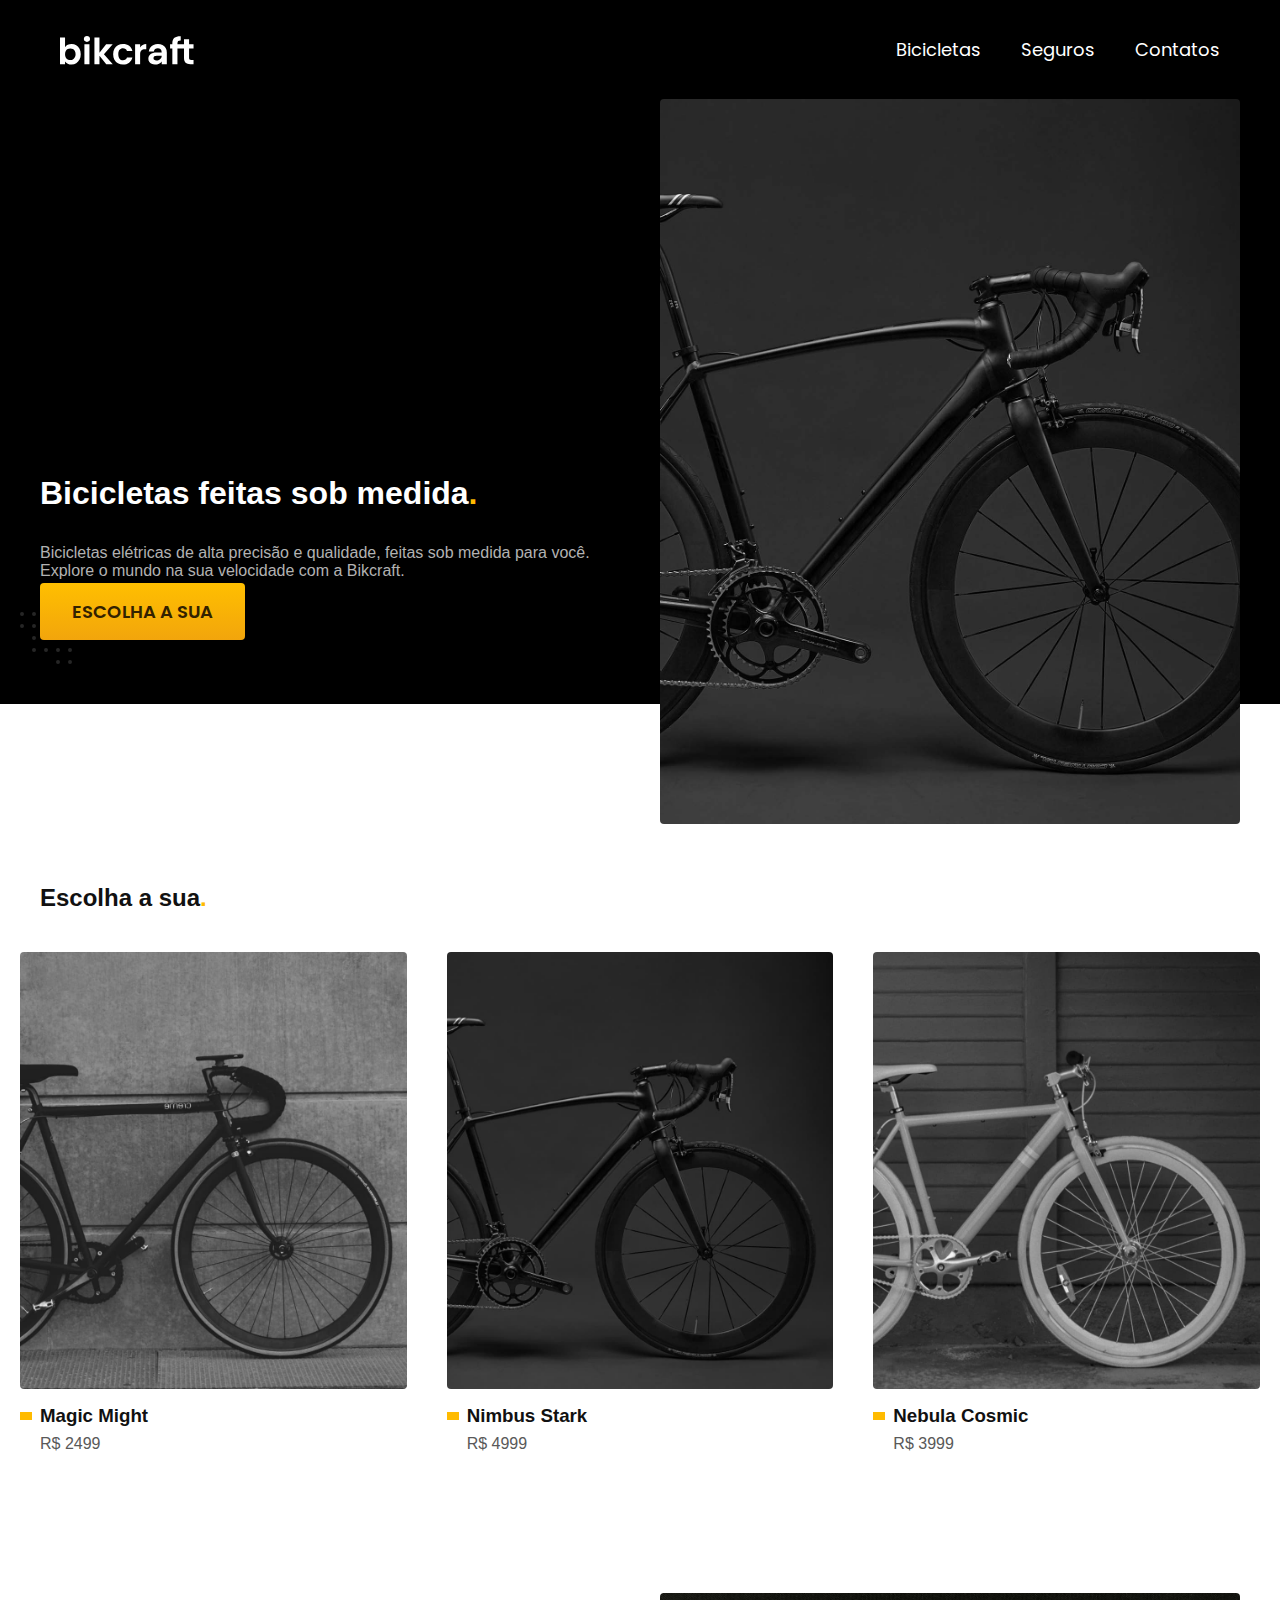
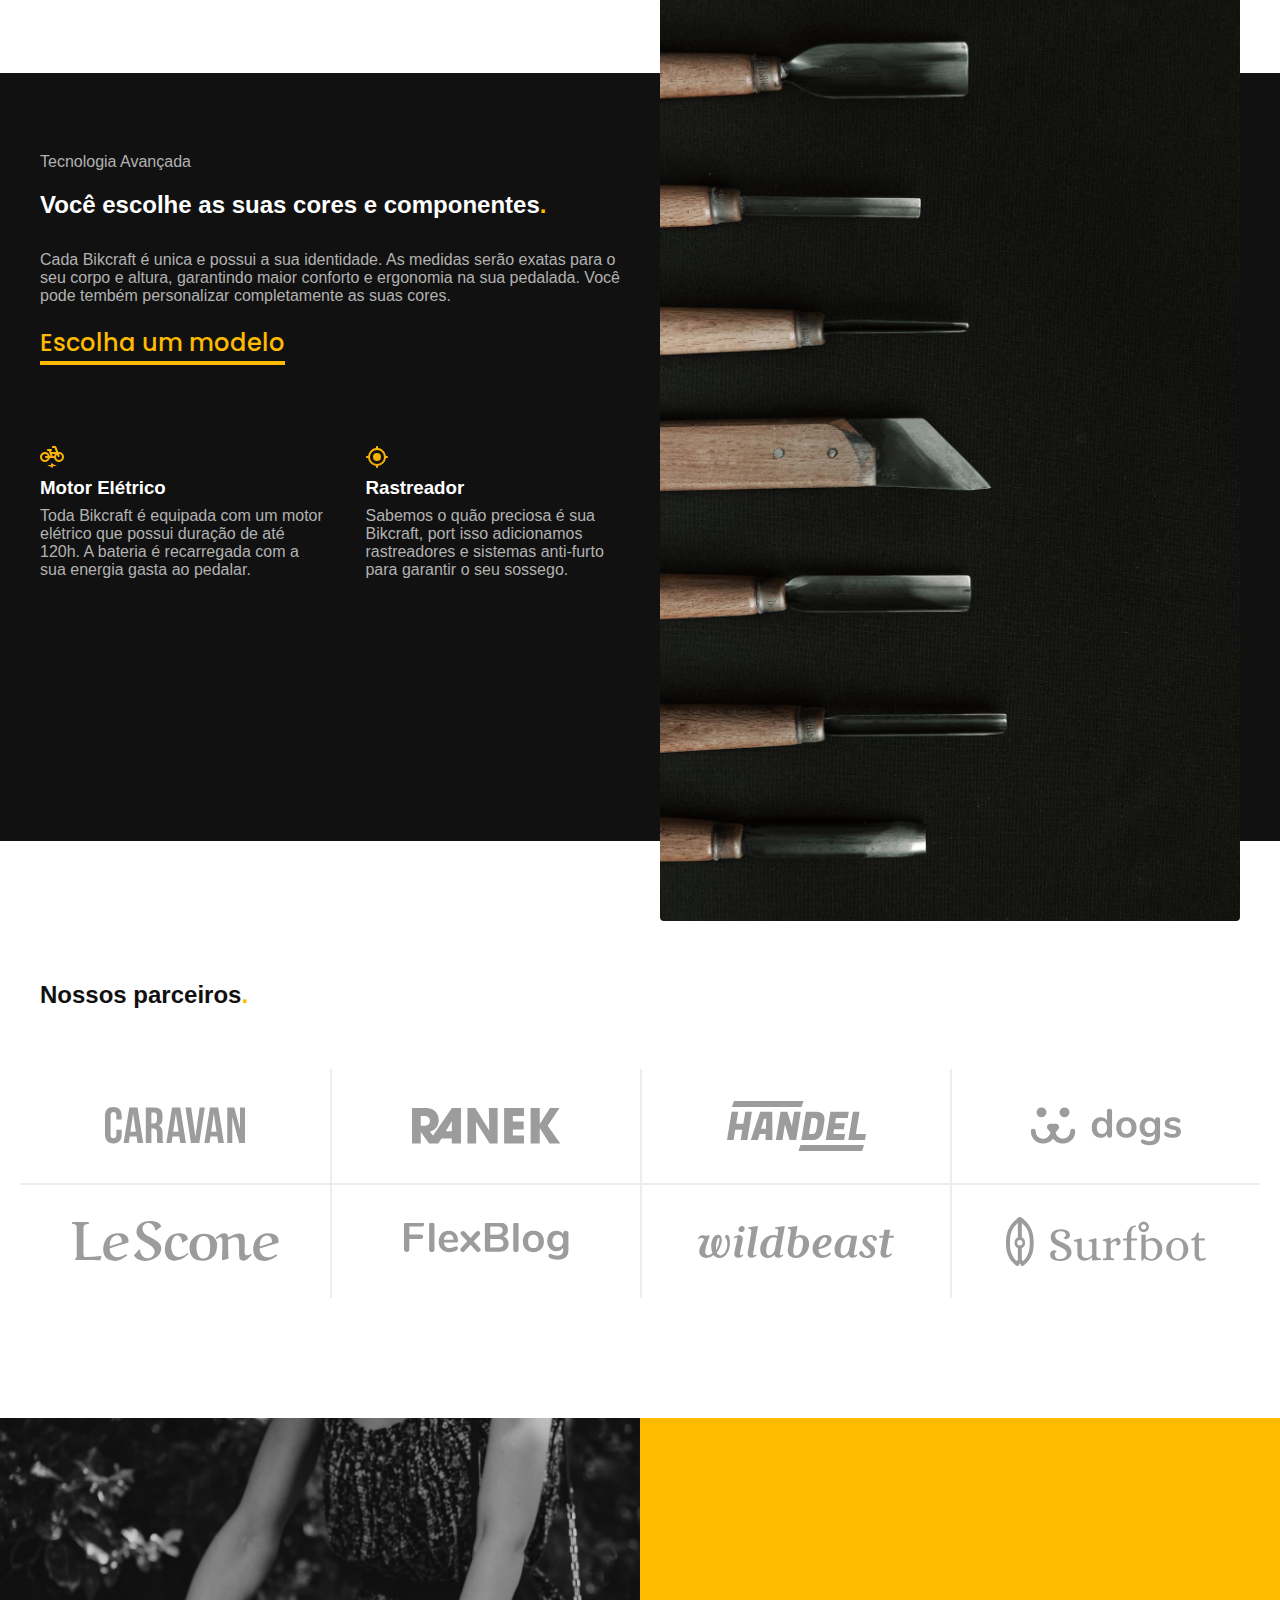
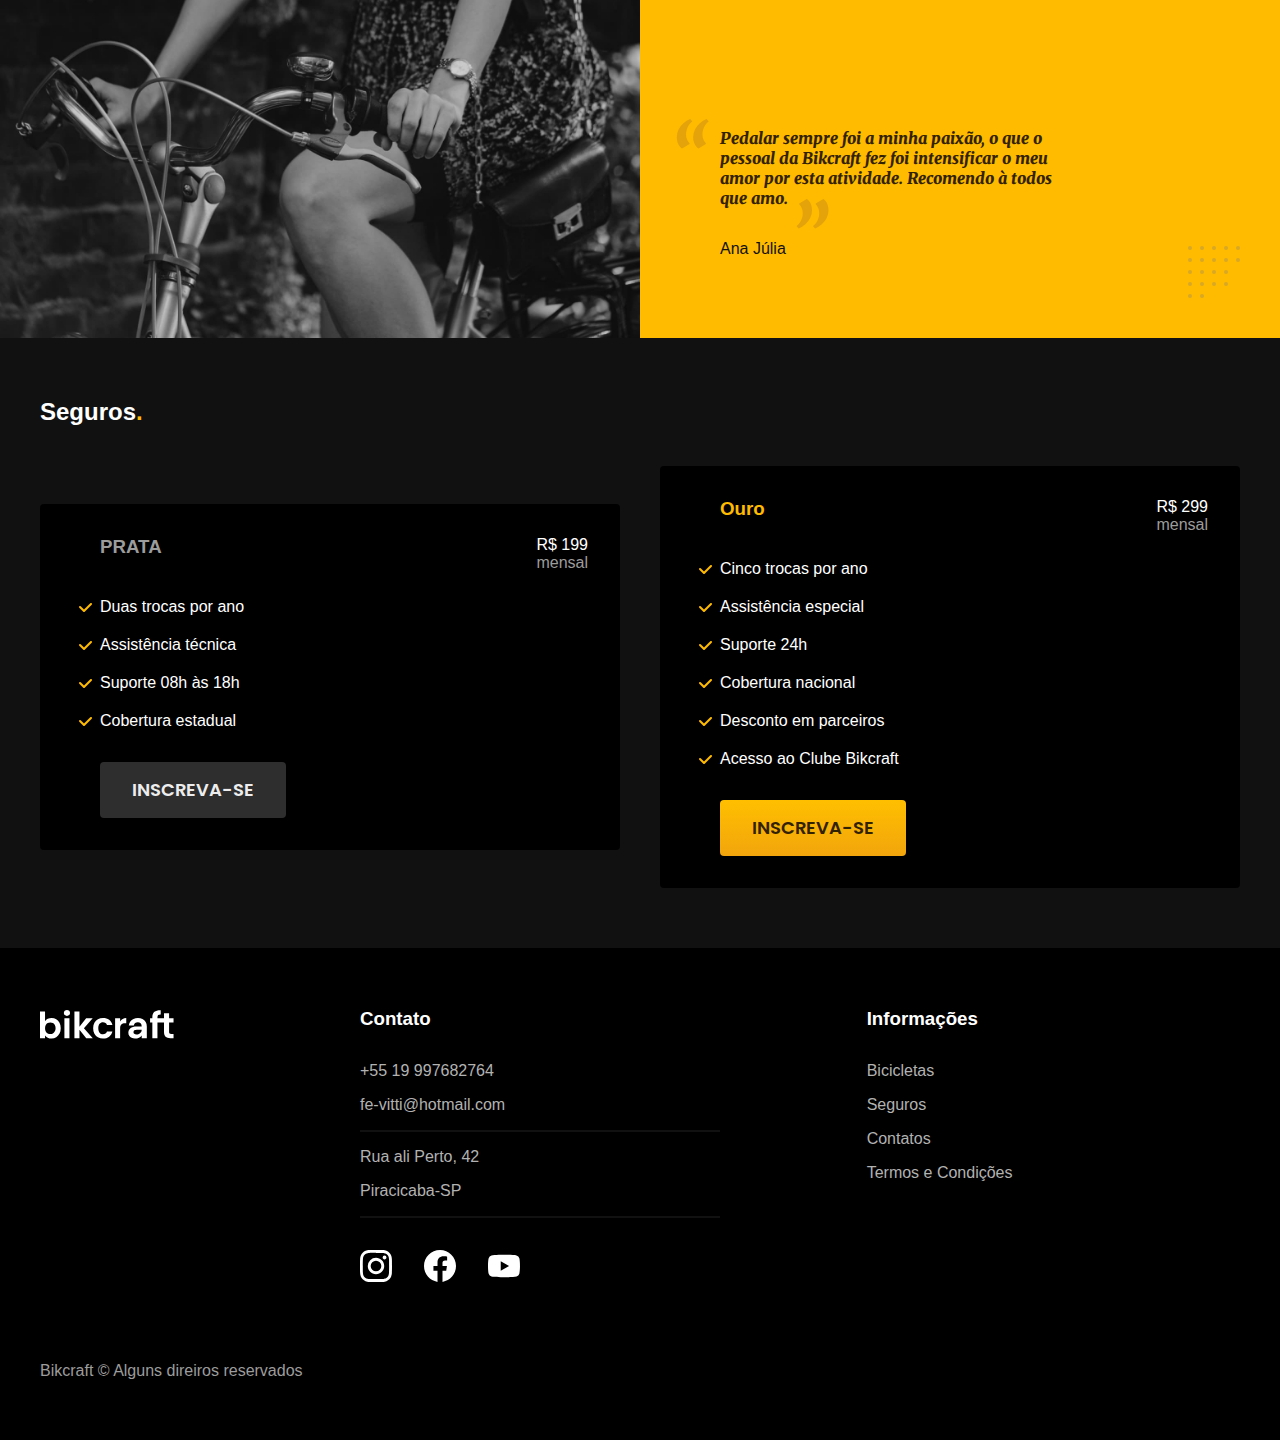
<file: index.html>
<!DOCTYPE html>
<html lang="pt-br">

<head>
  <meta charset="UTF-8">
  <meta name="viewport" content="width=device-width, initial-scale=1.0">
  <meta name="description" content="Bicicletas elétricas de alta precisão e qualidade, feitas sob medida para o cliente.Explore o mundo na sua velocidade com a Bikcraft.">
  <title>Bikcraft - Bicicletas Eléticas</title>
  <link rel="preload" href="./css/style.css" as="style">
  <link rel="stylesheet" href="./css/style.css">
  <link rel="preconnect" href="https://fonts.googleapis.com">
  <link rel="preconnect" href="https://fonts.gstatic.com" crossorigin>
  <link rel="preconnect" href="https://fonts.googleapis.com">
  <link rel="preconnect" href="https://fonts.gstatic.com" crossorigin>
  <link href="https://fonts.googleapis.com/css2?family=Merriweather:ital,wght@0,400;1,900&family=Poppins:wght@400;600&family=Roboto:wght@400;500&display=swap" rel="stylesheet">
</head>

<body>
  <header class="header-bg">
    <div class="header container">
      <a href="./">
        <img src="./img/bikcraft.svg" width="136" height="32" alt="bikcraft">
      </a>
      <nav aria-label="primaria">
        <ul class="header-menu font-1-m cor-0">
          <li><a href="./bicicletas.html">Bicicletas</a></li>
          <li><a href="./seguros.html">Seguros</a></li>
          <li><a href="./contato.html">Contatos</a></li>
        </ul>
      </nav>
    </div>
  </header>
  <main class="introducao-bg">
    <div class="introducao container">
      <div class="introducao-conteudo">
        <h1 class="font-1-xxl cor-0">Bicicletas feitas sob medida<span class="cor-p1">.</span></h1>
        <p class="font-2-l cor-5">Bicicletas elétricas de alta precisão e qualidade, feitas sob medida para você.
          Explore o mundo na sua velocidade com a Bikcraft.
        </p>
        <a class="botao" href="./bicicletas.html">Escolha a sua</a>
      </div>
      <picture>
        <source media="(max-width: 800px)" srcset="./img/bicicletas/nimbus.jpg">
        <img src="./img/fotos/introducao.jpg" width="1280" height="1600" alt="Bicleta elétrica preta">
      </picture>

    </div>
  </main>
  <article class="bicicletas-lista">
    <h2 class="container font-1-xxl">Escolha a sua<span class="cor-p1">.</span></h2>
    <ul class="bicicletas-lista-items">
      <li>
        <a href="./bicicletas/magic.html">
          <img src="./img/bicicletas/magic-home.jpg" width="920" height="1040" alt="bicicleta preta">
          <h3 class="font-1-xl">Magic Might</h3>
          <span class="font-2-m cor-8">R$ 2499</span>
        </a>
      </li>
      <li>
        <a href="./bicicletas/nimbus.html">
          <img src="./img/bicicletas/nimbus-home.jpg" width="920" height="1040" alt="bicicleta preta">
          <h3 class="font-1-xl">Nimbus Stark</h3>
          <span class="font-2-m cor-8">R$ 4999</span>
        </a>
      </li>
      <li>
        <a href="./bicicletas/nebula.html">
          <img src="./img/bicicletas/nebula-home.jpg" width="920" height="1040" alt="bicicleta preta">
          <h3 class="font-1-xl">Nebula Cosmic</h3>
          <span class="font-2-m cor-8">R$ 3999</span>
        </a>
      </li>
    </ul>
  </article>
  <article class="tecnologia-bg">
    <div class="tecnologia container">
      <div class="tecnologia-conteudo">
        <span class="font-2-l-b cor-5">Tecnologia Avançada</span>
        <h2 class="font-1-xxl cor-0">Você escolhe as suas cores e componentes<span class="cor-p1">.</span></h2>
        <p class="font-2-l cor-5">Cada Bikcraft é unica e possui a sua identidade. As medidas serão exatas para o seu corpo e altura, garantindo maior conforto e ergonomia na sua pedalada. Você pode tembém personalizar completamente as suas cores.</p>
        <a class="link" href="./bicicletas.html">Escolha um modelo</a>
        <div class="tecnologia-vantagens">
          <div>
            <img src="./img/icones/eletrica.svg" width="24" height="24" alt="">
            <h3 class="font-1-m cor-0">Motor Elétrico</h3>
            <p class="font-2-s cor-5">Toda Bikcraft é equipada com um motor elétrico que possui duração de até 120h. A bateria é recarregada com a sua energia gasta ao pedalar.</p>
          </div>
          <div>
            <img src="./img/icones/rastreador.svg" width="24" height="24" alt="">
            <h3 class="font-1-m cor-0">Rastreador</h3>
            <p class="font-2-s cor-5">Sabemos o quão preciosa é sua Bikcraft, port isso adicionamos rastreadores e sistemas anti-furto para garantir o seu sossego.</p>
          </div>
        </div>
      </div>

      <div class="tecnologia-imagem">
        <img src="./img/fotos/tecnologia.jpg" width="1200" height="1920" alt="">
      </div>
    </div>
  </article>
  <section class="parceiros" aria-label="Nossos Parceiros">
    <h2 class="container font-1-xxl">Nossos parceiros<span class="cor-p1">.</span></h2>
    <ul>
      <li><img src="./img/parceiros/caravan.svg" width="140" height="38" alt="caravan"></li>
      <li><img src="./img/parceiros/ranek.svg" width="149" height="36" alt="ranek"></li>
      <li><img src="./img/parceiros/handel.svg" width="139" height="50" alt="handel"></li>
      <li><img src="./img/parceiros/dogs.svg" width="152" height="39" alt="dogs"></li>
      <li><img src="./img/parceiros/lescone.svg" width="208" height="41" alt="lescone"></li>
      <li><img src="./img/parceiros/flexblog.svg" width="165" height="38" alt="flexblog"></li>
      <li><img src="./img/parceiros/wildbeast.svg" width="196" height="34" alt="wildbeast"></li>
      <li><img src="./img/parceiros/surfbot.svg" width="200" height="49" alt="surfbot"></li>
    </ul>
  </section>
  <section class="depoimento" aria-label="Depoimento">
    <div>
      <img src="./img/fotos/depoimento.jpg" width="1560" height="1360" alt="Pessoa pedalando uma bicicleta Bikcraft">
    </div>
    <div class="depoimento-conteudo">
      <blockquote class="font-1-xl cor-p5">
        <p>Pedalar sempre foi a minha paixão, o que o pessoal da Bikcraft fez foi intensificar o meu amor por esta atividade.
          Recomendo à todos que amo.
        </p>
      </blockquote>
      <span>Ana Júlia</span>
    </div>
  </section>
  <article class="seguros-bg">
    <div class="seguros container">
      <h2 class="font-1-xxl cor-0">Seguros<span class="cor-p1">.</span></h2>
      <div class="seguros-item">
        <h3 class="font-1-xl cor-6">PRATA</h3>
        <span class="font-1-xl cor-0">R$ 199 <span class="font-1-xs cor-6">mensal</span></span>
        <ul class="font-2-m cor-0">
          <li>Duas trocas por ano</li>
          <li>Assistência técnica</li>
          <li>Suporte 08h às 18h</li>
          <li>Cobertura estadual</li>
        </ul>
        <a class="botao secundario" href="./orcamento.html">Inscreva-se</a>
      </div>


      <div class="seguros-item">
        <h3 class="font-1-xl cor-p1">Ouro</h3>
        <span class="font-1-xl cor-0">R$ 299 <span class="font-1-xs cor-6">mensal</span></span>
        <ul class="font-2-m cor-0">
          <li>Cinco trocas por ano</li>
          <li>Assistência especial</li>
          <li>Suporte 24h</li>
          <li>Cobertura nacional</li>
          <li>Desconto em parceiros</li>
          <li>Acesso ao Clube Bikcraft</li>

        </ul>
        <a class="botao" href="./orcamento.html">Inscreva-se</a>
      </div>
    </div>
  </article>
  <footer class="footer-bg">
    <div class="footer container">
      <img src="./img/bikcraft.svg" width="136" height="32" alt="Bikcraft">
      <div class="footer-contato">
        <h3 class="font-2-1-b cor-0">Contato</h3>
        <ul class="font-2-m cor-5">
          <li><a href="tel:+5519997682764">+55 19 997682764</a></li>
          <li><a href="mailto:fe-vitti@hotmail.com">fe-vitti@hotmail.com</a></li>
          <li>Rua ali Perto, 42</li>
          <li>Piracicaba-SP</li>
        </ul>
        <div class="footer-redes">
          <a href="/.">
            <img src="./img/redes/instagram.svg" width="32" height="32" alt="instagram">
          </a>
          <a href="/.">
            <img src="./img/redes/facebook.svg" width="32" height="32" alt="Facebook">
          </a>
          <a href="/.">
            <img src="./img/redes/youtube.svg" width="32" height="32" alt="Youtube">
          </a>
        </div>
      </div>
      <div class="footer-informacoes">
        <h3 class="font-2-1-b cor-0">Informações</h3>
        <nav>
          <ul class="font-1-m cor-5">
            <li><a href="./bicicletas.html">Bicicletas</a></li>
            <li><a href="./seguros.html">Seguros</a></li>
            <li><a href="./contato.html">Contatos</a></li>
            <li><a href="./termos.html">Termos e Condições</a></li>

          </ul>
        </nav>
      </div>
      <p class="footer-copy font-2-m cor-6">Bikcraft © Alguns direiros reservados</p>
    </div>
  </footer>
</body>

</html>
</file>
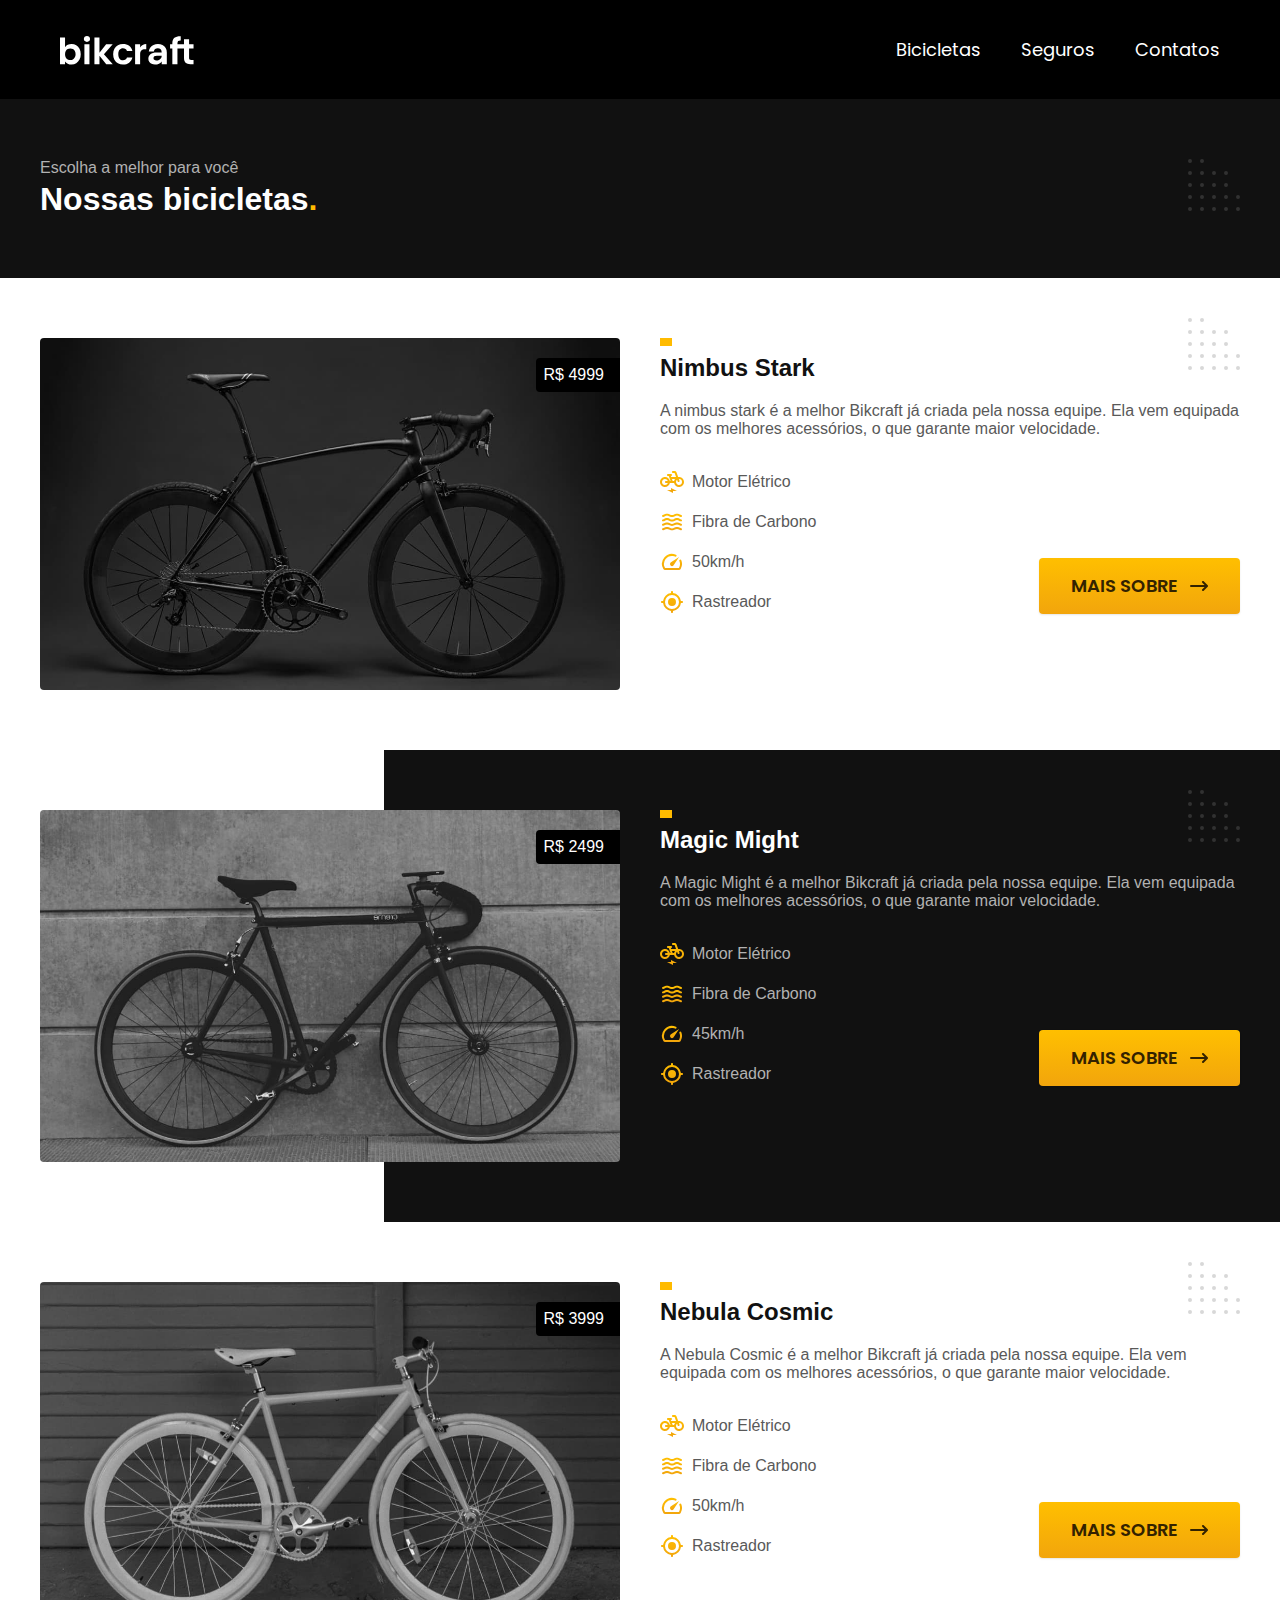
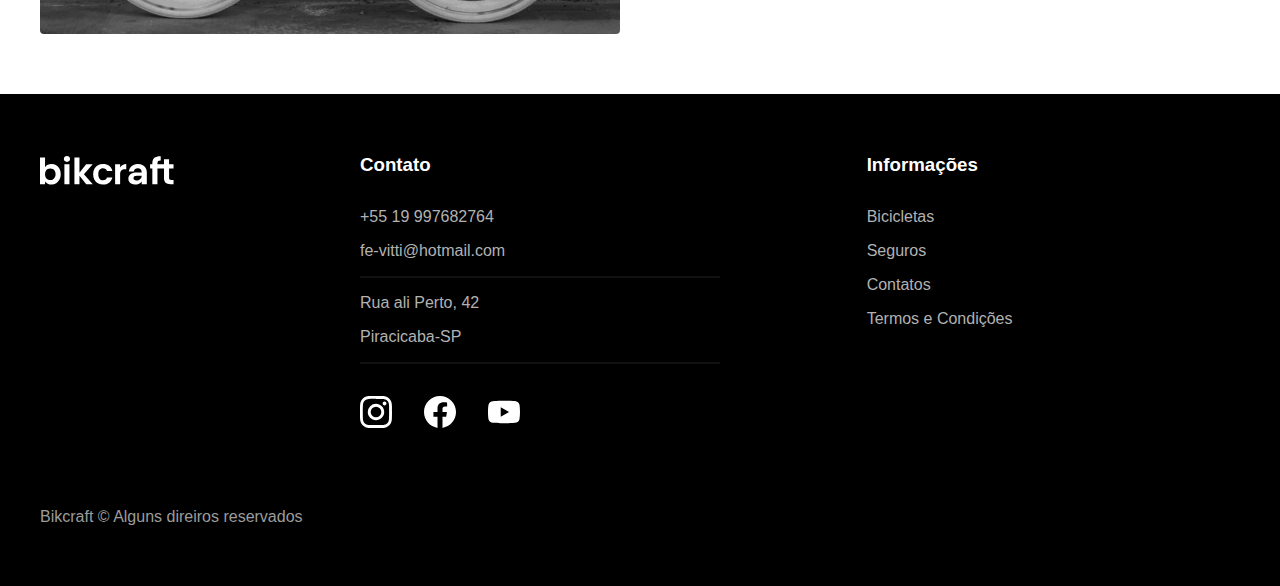
<file: bicicletas.html>
<!DOCTYPE html>
<html lang="pt-br">

<head>
  <meta charset="UTF-8">
  <meta name="viewport" content="width=device-width, initial-scale=1.0">
  <link rel="preload" href="./css/style.css" as="style">
  <link rel="stylesheet" href="./css/style.css">
  <link rel="preconnect" href="https://fonts.googleapis.com">
  <link rel="preconnect" href="https://fonts.gstatic.com" crossorigin>
  <link rel="preconnect" href="https://fonts.googleapis.com">
  <link rel="preconnect" href="https://fonts.gstatic.com" crossorigin>
  <link href="https://fonts.googleapis.com/css2?family=Merriweather:ital,wght@0,400;1,900&family=Poppins:wght@400;600&family=Roboto:wght@400;500&display=swap" rel="stylesheet">
  <title>Bicicletas</title>
  <meta name="description" content="Termos e condições">
</head>

<body id="bicicletas">
  <header class="header-bg">
    <div class="header container">
      <a href="./"><img src="./img/bikcraft.svg" width="136" height="32" alt="bikcraft"></a>
      <nav aria-label="primaria">
        <ul class="header-menu font-1-m cor-0">
          <li><a href="./bicicletas.html">Bicicletas</a></li>
          <li><a href="./seguros.html">Seguros</a></li>
          <li><a href="./contato.html">Contatos</a></li>
        </ul>
      </nav>
    </div>
  </header>
  <main>
    <div class="titulo-bg">
      <div class="titulo container">
        <p class="font-2-1-b cor-5">Escolha a melhor para você</p>
        <h1 class="font-1-xxl cor-0">Nossas bicicletas<span class="cor-p1">.</span></h1>
      </div>

    </div>

    <div class="bicicletas container">
      <div class="bicicletas-imagem">
        <img src="./img/bicicletas/nimbus.jpg" width="1120" height="680" alt="Bicicleta preta">
        <span class="font-2-m cor-0">R$ 4999</span>
      </div>
      <div class="bicicletas-conteudo">
        <h2 class="font-1-xl">Nimbus Stark</h2>
        <p class="font-2-s cor-8">A nimbus stark é a melhor Bikcraft já criada pela nossa equipe. Ela vem equipada com os melhores acessórios, o que garante maior velocidade.</p>
        <ul class="font-1-m cor-8">
          <li><img src="./img/icones/eletrica.svg" alt="">Motor Elétrico</li>
          <li><img src="./img/icones/carbono.svg" alt="">Fibra de Carbono</li>
          <li><img src="./img/icones/velocidade.svg" alt="">50km/h</li>
          <li><img src="./img/icones/rastreador.svg" alt="">Rastreador</li>
        </ul>
        <a class="botao seta" href="./bicicletas/nimbus.html">Mais Sobre</a>
      </div>
    </div>


    <div class="bicicletas-bg">
      <div class="bicicletas container">
        <div class="bicicletas-imagem">
          <img src="./img/bicicletas/magic.jpg" alt="Bicicleta preta">
          <span class="font-2-m cor-0">R$ 2499</span>
        </div>
        <div class="bicicletas-conteudo">
          <h2 class="font-1-xl cor-0">Magic Might</h2>
          <p class="font-2-s cor-5">A Magic Might é a melhor Bikcraft já criada pela nossa equipe. Ela vem equipada com os melhores acessórios, o que garante maior velocidade.</p>
          <ul class="font-1-m cor-5">
            <li><img src="./img/icones/eletrica.svg" alt="">Motor Elétrico</li>
            <li><img src="./img/icones/carbono.svg" alt="">Fibra de Carbono</li>
            <li><img src="./img/icones/velocidade.svg" alt="">45km/h</li>
            <li><img src="./img/icones/rastreador.svg" alt="">Rastreador</li>
          </ul>
          <a class="botao seta" href="./bicicletas/magic.html">Mais Sobre</a>
        </div>
      </div>
    </div>


    <div class="bicicletas container">
      <div class="bicicletas-imagem">
        <img src="./img/bicicletas/nebula.jpg" alt="Bicicleta preta">
        <span class="font-2-m cor-0">R$ 3999</span>
      </div>
      <div class="bicicletas-conteudo">
        <h2 class="font-1-xl">Nebula Cosmic</h2>
        <p class="font-2-s cor-8">A Nebula Cosmic é a melhor Bikcraft já criada pela nossa equipe. Ela vem equipada com os melhores acessórios, o que garante maior velocidade.</p>
        <ul class="font-1-m cor-8">
          <li><img src="./img/icones/eletrica.svg" alt="">Motor Elétrico</li>
          <li><img src="./img/icones/carbono.svg" alt="">Fibra de Carbono</li>
          <li><img src="./img/icones/velocidade.svg" alt="">50km/h</li>
          <li><img src="./img/icones/rastreador.svg" alt="">Rastreador</li>
        </ul>
        <a class="botao seta" href="./bicicletas/nebula.html">Mais Sobre</a>
      </div>
    </div>
  </main>
  <footer class="footer-bg">
    <div class="footer container">
      <img src="./img/bikcraft.svg" alt="Bikcraft">
      <div class="footer-contato">
        <h3 class="font-2-1-b cor-0">Contato</h3>
        <ul class="font-2-m cor-5">
          <li><a href="tel:+5519997682764">+55 19 997682764</a></li>
          <li><a href="mailto:fe-vitti@hotmail.com">fe-vitti@hotmail.com</a></li>
          <li>Rua ali Perto, 42</li>
          <li>Piracicaba-SP</li>
        </ul>
        <div class="footer-redes">
          <a href="/.">
            <img src="./img/redes/instagram.svg" alt="instagram">
          </a>
          <a href="/.">
            <img src="./img/redes/facebook.svg" alt="Facebook">
          </a>
          <a href="/.">
            <img src="./img/redes/youtube.svg" alt="Youtube">
          </a>
        </div>
      </div>
      <div class="footer-informacoes">
        <h3 class="font-2-1-b cor-0">Informações</h3>
        <nav>
          <ul class="font-1-m cor-5">
            <li><a href="./bicicletas.html">Bicicletas</a></li>
            <li><a href="./seguros.html">Seguros</a></li>
            <li><a href="./contato.html">Contatos</a></li>
            <li><a href="./termos.html">Termos e Condições</a></li>

          </ul>
        </nav>
      </div>
      <p class="footer-copy font-2-m cor-6">Bikcraft © Alguns direiros reservados</p>
    </div>
  </footer>
</body>

</html>
</file>
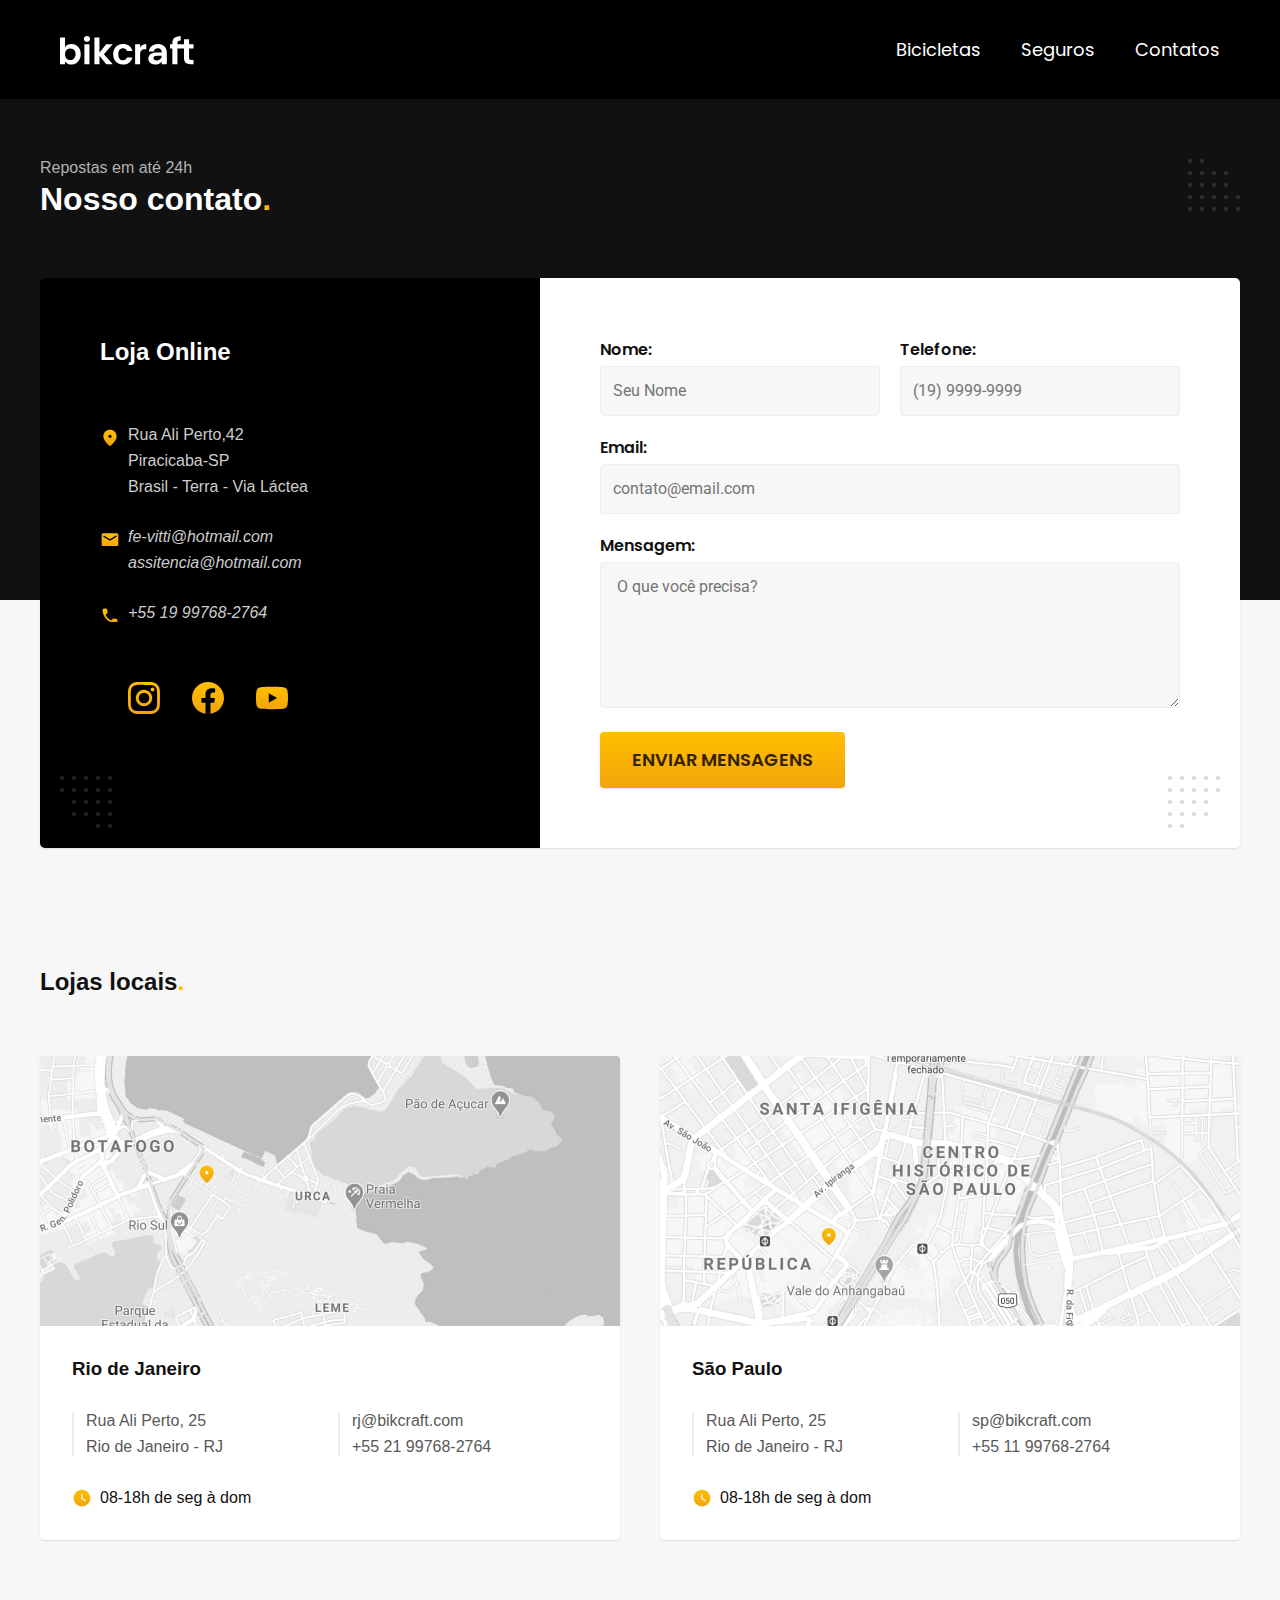
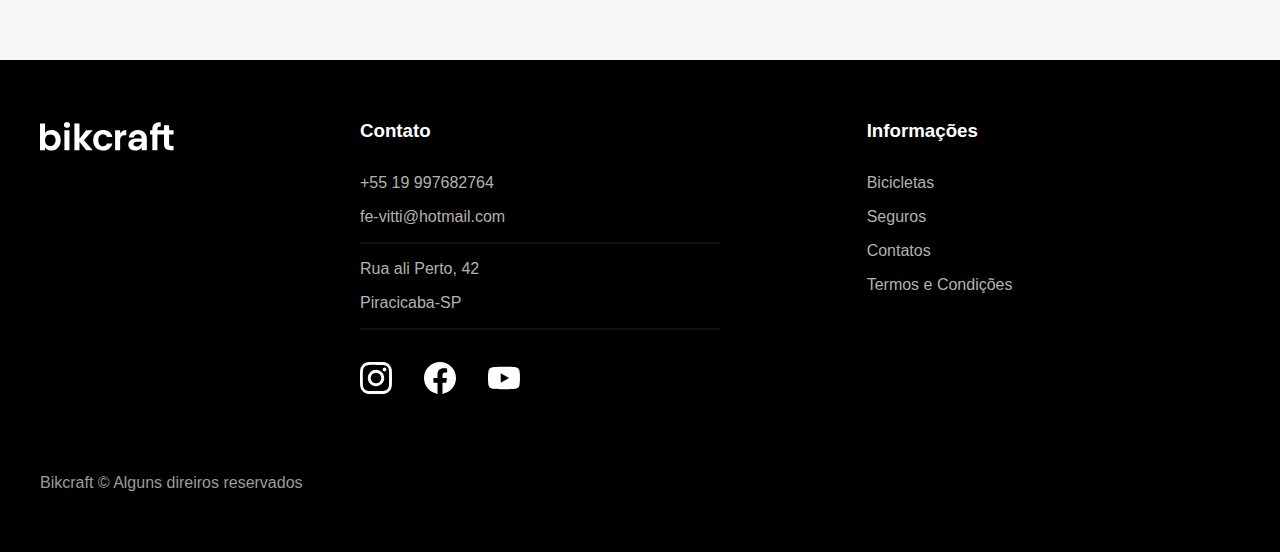
<file: contato.html>
<!DOCTYPE html>
<html lang="pt-br">

<head>
  <meta charset="UTF-8">
  <meta name="viewport" content="width=device-width, initial-scale=1.0">
  <link rel="preload" href="./css/style.css" as="style">
  <link rel="stylesheet" href="./css/style.css">
  <link rel="preconnect" href="https://fonts.googleapis.com">
  <link rel="preconnect" href="https://fonts.gstatic.com" crossorigin>
  <link rel="preconnect" href="https://fonts.googleapis.com">
  <link rel="preconnect" href="https://fonts.gstatic.com" crossorigin>
  <link href="https://fonts.googleapis.com/css2?family=Merriweather:ital,wght@0,400;1,900&family=Poppins:wght@400;600&family=Roboto:wght@400;500&display=swap" rel="stylesheet">
  <title>Contato | Bikcraft</title>
  <meta name="description" content="Termos e condições">
</head>

<body id="contato">
  <header class="header-bg">
    <div class="header container">
      <a href="./"><img src="./img/bikcraft.svg" alt="bikcraft"></a>
      <nav aria-label="primaria">
        <ul class="header-menu font-1-m cor-0">
          <li><a href="./bicicletas.html">Bicicletas</a></li>
          <li><a href="./seguros.html">Seguros</a></li>
          <li><a href="../contato.html">Contatos</a></li>
        </ul>
      </nav>
    </div>
  </header>
  <main>
    <div class="titulo-bg">
      <div class="titulo container">
        <p class="font-2-1-b cor-5">Repostas em até 24h</p>
        <h1 class="font-1-xxl cor-0">Nosso contato<span class="cor-p1">.</span></h1>
      </div>

    </div>
    <div class="contato container">
      <section class="contato-dados" aria-label="Endereço">
        <h2 class="font-1-m cor-0">Loja Online</h2>
        <div class="contato-endereco font-2-s cor-4">
          <p>Rua Ali Perto,42</p>
          <p>Piracicaba-SP</p>
          <p>Brasil - Terra - Via Láctea</p>
        </div>
        <address class="contato-meios font-2-s cor-4">
          <a href="mailto:fe-vitti@hotmail.com">fe-vitti@hotmail.com</a>
          <a href="mailto:assitencia@hotmail.com">assitencia@hotmail.com</a>
          <a href="tel:+5519997682764">+55 19 99768-2764</a>
        </address>
        <div class="contato-redes">
          <a href="/.">
            <img src="./img/redes/instagram-p.svg" alt="instagram">
          </a>
          <a href="/.">
            <img src="./img/redes/facebook-p.svg" alt="Facebook">
          </a>
          <a href="/.">
            <img src="./img/redes/youtube-p.svg" alt="Youtube">
          </a>
        </div>
      </section>
      <section class="contato-formulario" aria-label="Formulario">
        <form class="form" action=",/contato.html">
          <div>
            <label for="nome">Nome:</label>
            <input type="text" id="nome" name:"nome" placeholder="Seu Nome">
          </div>
          <div>
            <label for="telefone">Telefone:</label>
            <input type="text" id="telefone" name:"telefone" placeholder="(19) 9999-9999">
          </div>
          <div class="col-2">
            <label for="email">Email:</label>
            <input type="email" id="email" name:"email" placeholder="contato@email.com">
          </div>
          <div class="col-2">
            <label for="mensagem">Mensagem:</label>
            <textarea rows="5" type="mensagem " id="mensagem" name:"mensagem" placeholder=" O que você precisa?"></textarea>
          </div>
          <button class="botao col-2">Enviar Mensagens</button>
        </form>
      </section>
    </div>
  </main>

  <article class="lojas container">
    <h2 class="font-1-xx">Lojas locais<span class="cor-p1">.</span></h2>
    <div class="lojas-item">
      <img src="./img/lojas/rj.jpg" alt="mapa marcando o enderço em Rua Ali Perto,25 - Rio de Janeiro - RJ">
      <div class="lojas-conteudo">
        <h3 class="font-1-xl">Rio de Janeiro</h3>
        <div class="lojas-dados font-2-s cor-8">
          <p>Rua Ali Perto, 25</p>
          <p>Rio de Janeiro - RJ</p>
        </div>
        <div class="lojas-dados font-2-s cor-8">
          <a href="mailto:rj@bikcraft.com">rj@bikcraft.com</a>
          <a href="tel:+5521997682764">+55 21 99768-2764</a>
        </div>
        <p class="lojas-tempo font-1-s"><img src=" ./img/icones//horario.svg">08-18h de seg à dom</p>
      </div>
    </div>
    <div class="lojas-item">
      <img src="./img/lojas/sp.jpg" alt="mapa marcando o enderço em Rua Ali Perto,25 -São Paulo - SP">
      <div class="lojas-conteudo">
        <h3 class="font-1-xl">São Paulo</h3>
        <div class="lojas-dados font-2-s cor-8">
          <p>Rua Ali Perto, 25</p>
          <p>Rio de Janeiro - RJ</p>
        </div>
        <div class="lojas-dados font-2-s cor-8">
          <a href="mailto:sp@bikcraft.com">sp@bikcraft.com</a>
          <a href="tel:+5511997682764">+55 11 99768-2764</a>
        </div>
        <p class="lojas-tempo font-1-s"><img src="./img/icones//horario.svg">08-18h de seg à dom</p>
      </div>
    </div>
  </article>

  <footer class="footer-bg">
    <div class="footer container">
      <img src="./img/bikcraft.svg" alt="Bikcraft">
      <div class="footer-contato">
        <h3 class="font-2-1-b cor-0">Contato</h3>
        <ul class="font-2-m cor-5">
          <li><a href="tel:+5519997682764">+55 19 997682764</a></li>
          <li><a href="mailto:fe-vitti@hotmail.com">fe-vitti@hotmail.com</a></li>
          <li>Rua ali Perto, 42</li>
          <li>Piracicaba-SP</li>
        </ul>
        <div class="footer-redes">
          <a href="/.">
            <img src="./img/redes/instagram.svg" alt="instagram">
          </a>
          <a href="/.">
            <img src="./img/redes/facebook.svg" alt="Facebook">
          </a>
          <a href="/.">
            <img src="./img/redes/youtube.svg" alt="Youtube">
          </a>
        </div>
      </div>
      <div class="footer-informacoes">
        <h3 class="font-2-1-b cor-0">Informações</h3>
        <nav>
          <ul class="font-1-m cor-5">
            <li><a href="./bicicletas.html">Bicicletas</a></li>
            <li><a href="./seguros.html">Seguros</a></li>
            <li><a href="./contato.html">Contatos</a></li>
            <li><a href="./termos.html">Termos e Condições</a></li>

          </ul>
        </nav>
      </div>
      <p class="footer-copy font-2-m cor-6">Bikcraft © Alguns direiros reservados</p>
    </div>
  </footer>
</body>

</html>
</file>
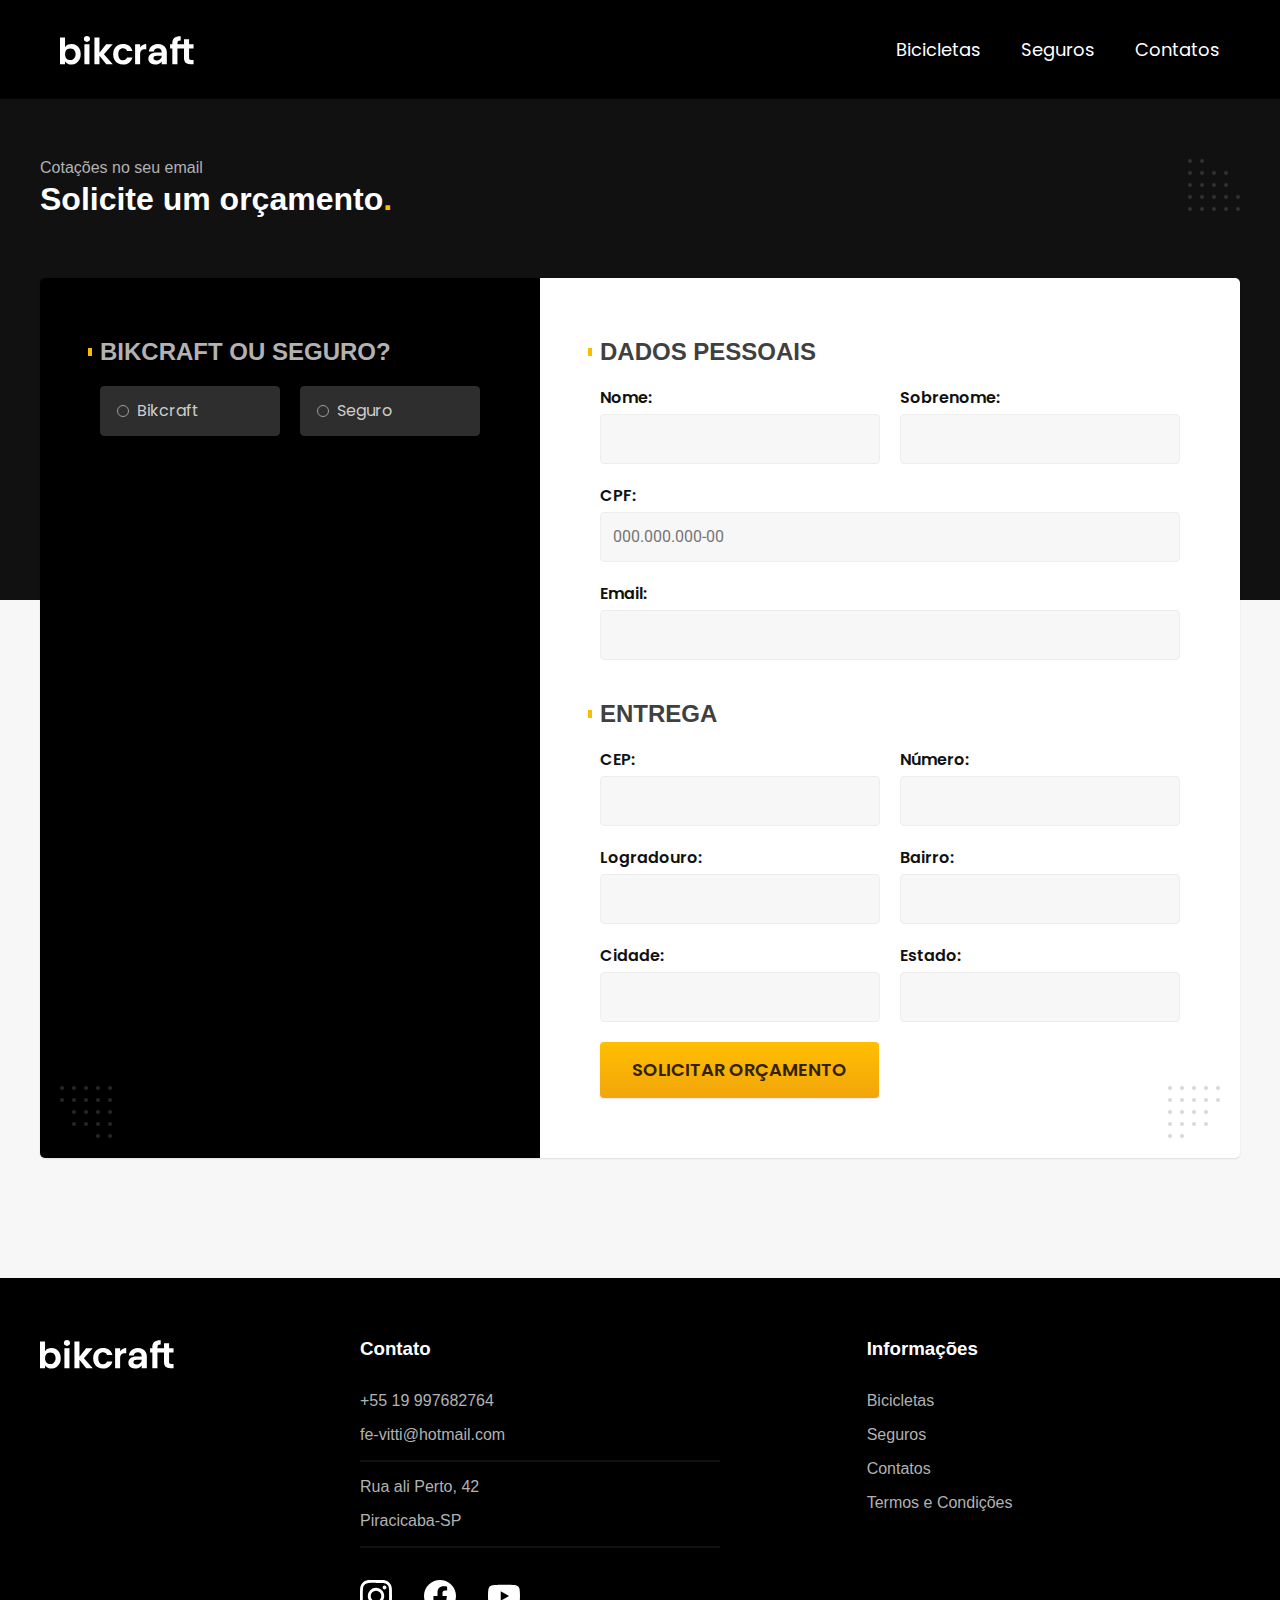
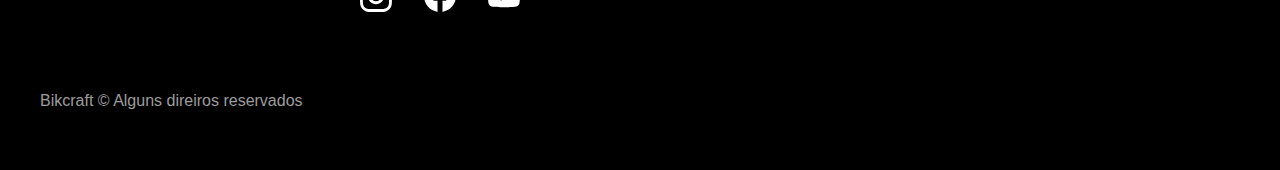
<file: orcamento.html>
<!DOCTYPE html>
<html lang="pt-br">

<head>
  <meta charset="UTF-8">
  <meta name="viewport" content="width=device-width, initial-scale=1.0">
  <link rel="preload" href="./css/style.css" as="style">
  <link rel="stylesheet" href="./css/style.css">
  <link rel="preconnect" href="https://fonts.googleapis.com">
  <link rel="preconnect" href="https://fonts.gstatic.com" crossorigin>
  <link rel="preconnect" href="https://fonts.googleapis.com">
  <link rel="preconnect" href="https://fonts.gstatic.com" crossorigin>
  <link href="https://fonts.googleapis.com/css2?family=Merriweather:ital,wght@0,400;1,900&family=Poppins:wght@400;600&family=Roboto:wght@400;500&display=swap" rel="stylesheet">
  <title>Orçamento | Bikcraft</title>
  <meta name="description" content="Termos e condições">
</head>

<body id="orcamento">
  <header class="header-bg">
    <div class="header container">
      <a href="./"><img src="./img/bikcraft.svg" alt="bikcraft"></a>
      <nav aria-label="primaria">
        <ul class="header-menu font-1-m cor-0">
          <li><a href="./bicicletas.html">Bicicletas</a></li>
          <li><a href="./seguros.html">Seguros</a></li>
          <li><a href="./contato.html">Contatos</a></li>
        </ul>
      </nav>
    </div>
  </header>
  <main>
    <div class="titulo-bg">
      <div class="titulo container">
        <p class="font-2-1-b cor-5">Cotações no seu email</p>
        <h1 class="font-1-xxl cor-0">Solicite um orçamento<span class="cor-p1">.</span></h1>
      </div>

    </div>
    <form class="orcamento container" action="./">
      <div class="orcamento-produto">
        <h2 class="font-1-xs cor-5">Bikcraft ou Seguro?</h2>

        <input type="radio" name="tipo" value="bikcraft" id="bikcraft">
        <label for="bikcraft">Bikcraft</label>

        <input type="radio" name="tipo" value="seguro" id="seguro">
        <label for="seguro">Seguro</label>
        <div class="orcamento-conteudo" id="orcamento-bikcraft">
          <h2 class="font-1-xs cor-5">Escolha a sua</h2>

          <input type="radio" name="produto" value="nimbus" id="nimbus">
          <label for="nimbus">Nimbus Stark <span>R$ 4999</span></label>
          <div class="orcamento-detalhes">
            <ul class="font-1-xs cor-8">
              <li><img src="./img/icones/eletrica.svg" alt="">Motor Elétrico</li>
              <li><img src="./img/icones/carbono.svg" alt="">Fibra de Carbono</li>
              <li><img src="./img/icones/velocidade.svg" alt="">50 km/h</li>
              <li><img src="./img/icones/rastreador.svg" alt="">Rastreador</li>
            </ul>
            <img src="./img/bicicletas/nimbus.jpg" alt="Bicicleta Preta">
          </div>

          <input type="radio" name="produto" value="magic" id="magic">
          <label for="magic">Magic Might <span>R$ 2499</span></label>
          <div class="orcamento-detalhes">
            <ul class="font-1-xs cor-8">
              <li><img src="./img/icones/eletrica.svg" alt="">Motor Elétrico</li>
              <li><img src="./img/icones/carbono.svg" alt="">Fibra de Carbono</li>
              <li><img src="./img/icones/velocidade.svg" alt="">45 km/h</li>
              <li><img src="./img/icones/rastreador.svg" alt="">Rastreador</li>
            </ul>
            <img src="./img/bicicletas/magic.jpg" alt="Bicicleta Preta">
          </div>

          <input type="radio" name="produto" value="nebula" id="nebula">
          <label for="nebula">Nebula Cosmic <span>R$ 3999</span></label>
          <div class="orcamento-detalhes">
            <ul class="font-1-xs cor-8">
              <li><img src="./img/icones/eletrica.svg" alt="">Motor Elétrico</li>
              <li><img src="./img/icones/carbono.svg" alt="">Fibra de Carbono</li>
              <li><img src="./img/icones/velocidade.svg" alt="">40 km/h</li>
              <li><img src="./img/icones/rastreador.svg" alt="">Rastreador</li>
            </ul>
            <img src="./img/bicicletas/nebula.jpg" alt="Bicicleta branca">
          </div>

        </div>
        <div class="orcamento-conteudo" id="orcamento-seguro">
          <h2 class="font-1-xs cor-5">Escolha o plano</h2>
          <input type="radio" name="produto" value="prata" id="prata">
          <label for="prata">Prata <span>R$ 199</span></label>
          <input type="radio" name="produto" value="ouro" id="ouro">
          <label for="ouro">Ouro <span>R$ 299</span></label>

        </div>
      </div>
      <div class="orcamento-dados form">
        <h2 class="font-1-xs cor-9 col-2">Dados Pessoais</h2>
        <div>
          <label for="nome">Nome:</label>
          <input type="text" id="nome" name:"nome">
        </div>
        <div>
          <label for="sobrenome">Sobrenome:</label>
          <input type="text" id="sobrenome" name:"sobrenome">
        </div>
        <div class="col-2">
          <label for="cpf">CPF:</label>
          <input type="text" id="cpf" name:"cpf" placeholder="000.000.000-00">
        </div>
        <div class="col-2">
          <label for="email">Email:</label>
          <input type="text" id="email" name:"email">
        </div>
        <h2 class="font-1-xs cor-9 col-2">Entrega</h2>
        <div>
          <label for="cep">CEP:</label>
          <input type="text" id="cep" name:"cep">
        </div>
        <div>
          <label for="numero">Número:</label>
          <input type="text" id="numero" name:"numero">
        </div>
        <div>
          <label for="logradouro">Logradouro:</label>
          <input type="text" id="logradouro" name:"logradouro">
        </div>
        <div>
          <label for="bairro">Bairro:</label>
          <input type="text" id="bairro" name:"bairro">
        </div>
        <div>
          <label for="cidade">Cidade:</label>
          <input type="text" id="cidade" name:"cidade">
        </div>
        <div>
          <label for="estado">Estado:</label>
          <input type="text" id="estado" name:"estado">
        </div>
        <button class="botao col-2">Solicitar Orçamento</button>


      </div>

    </form>

  </main>
  <footer class="footer-bg">
    <div class="footer container">
      <img src="./img/bikcraft.svg" alt="Bikcraft">
      <div class="footer-contato">
        <h3 class="font-2-1-b cor-0">Contato</h3>
        <ul class="font-2-m cor-5">
          <li><a href="tel:+5519997682764">+55 19 997682764</a></li>
          <li><a href="mailto:fe-vitti@hotmail.com">fe-vitti@hotmail.com</a></li>
          <li>Rua ali Perto, 42</li>
          <li>Piracicaba-SP</li>
        </ul>
        <div class="footer-redes">
          <a href="/.">
            <img src="./img/redes/instagram.svg" alt="instagram">
          </a>
          <a href="/.">
            <img src="./img/redes/facebook.svg" alt="Facebook">
          </a>
          <a href="/.">
            <img src="./img/redes/youtube.svg" alt="Youtube">
          </a>
        </div>
      </div>
      <div class="footer-informacoes">
        <h3 class="font-2-1-b cor-0">Informações</h3>
        <nav>
          <ul class="font-1-m cor-5">
            <li><a href="./bicicletas.html">Bicicletas</a></li>
            <li><a href="./seguros.html">Seguros</a></li>
            <li><a href="./contato.html">Contatos</a></li>
            <li><a href="./termos.html">Termos e Condições</a></li>

          </ul>
        </nav>
      </div>
      <p class="footer-copy font-2-m cor-6">Bikcraft © Alguns direiros reservados</p>
    </div>
  </footer>
</body>

</html>
</file>
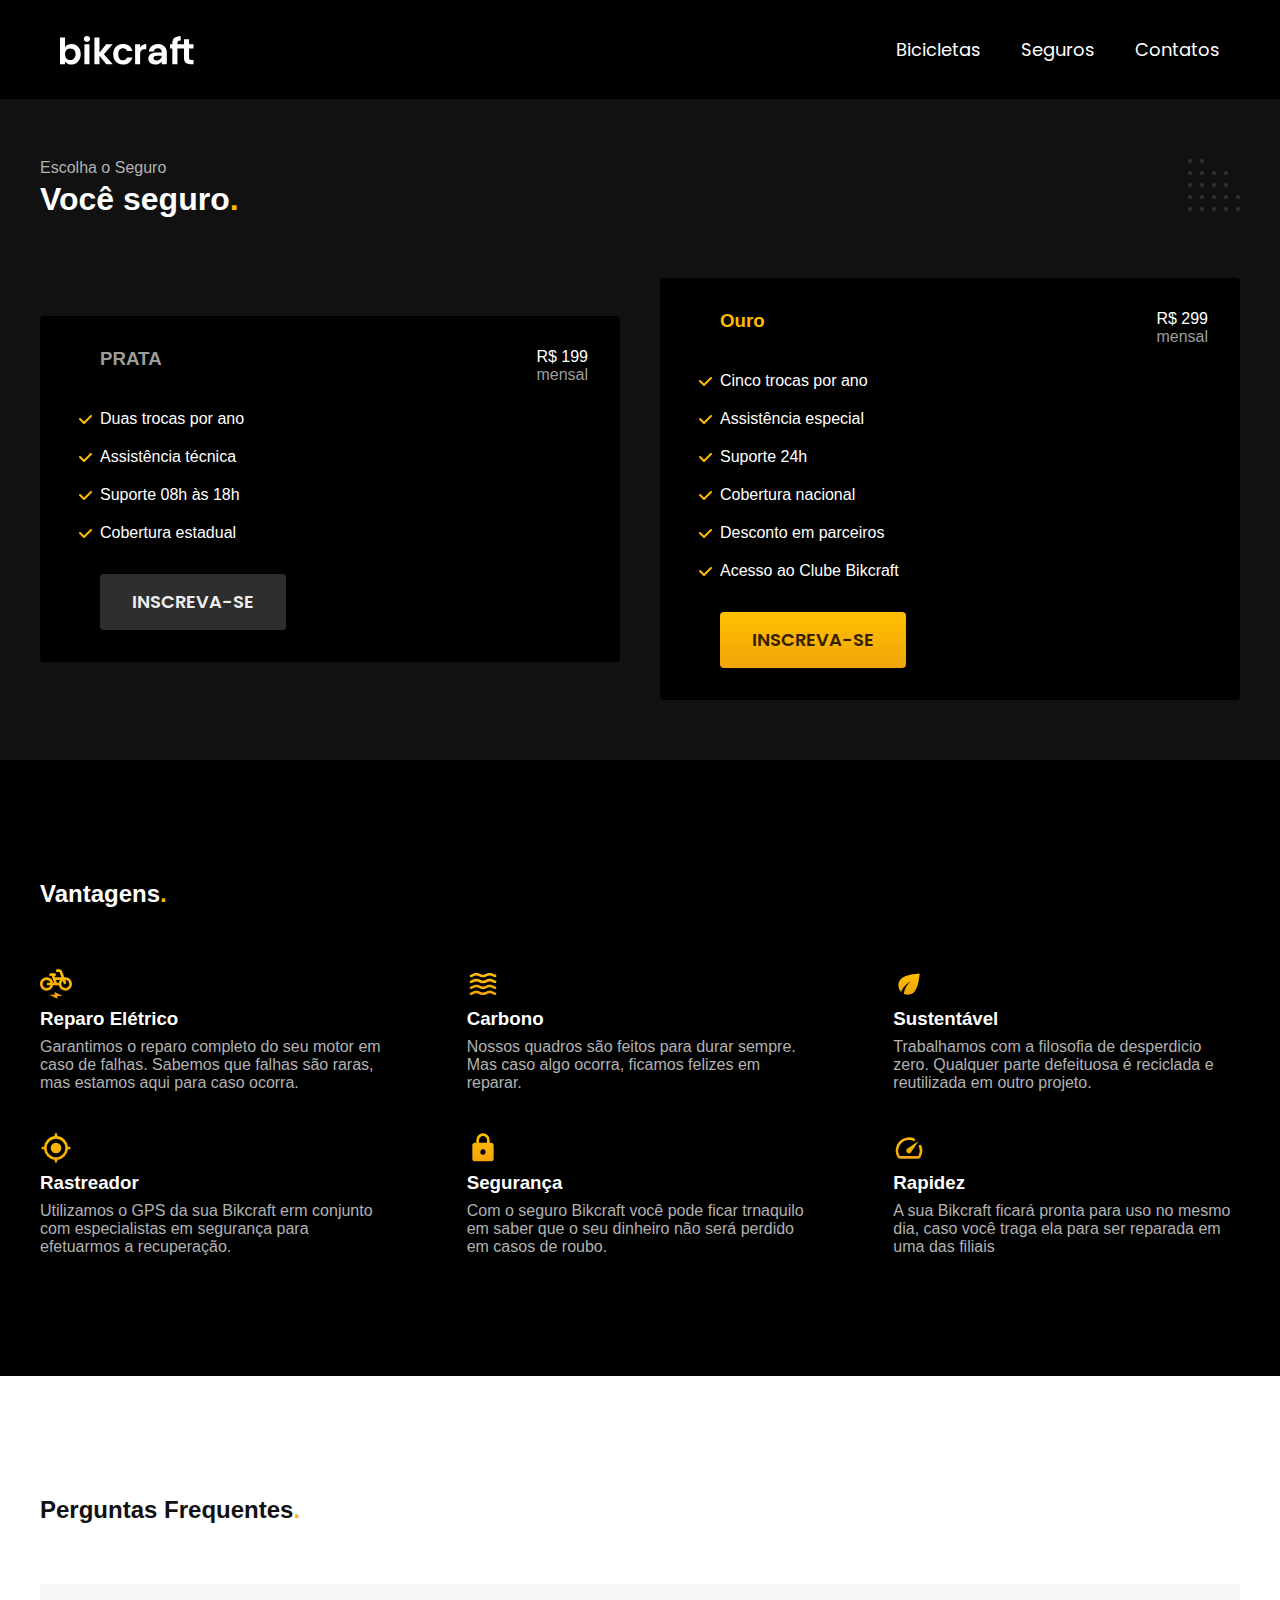
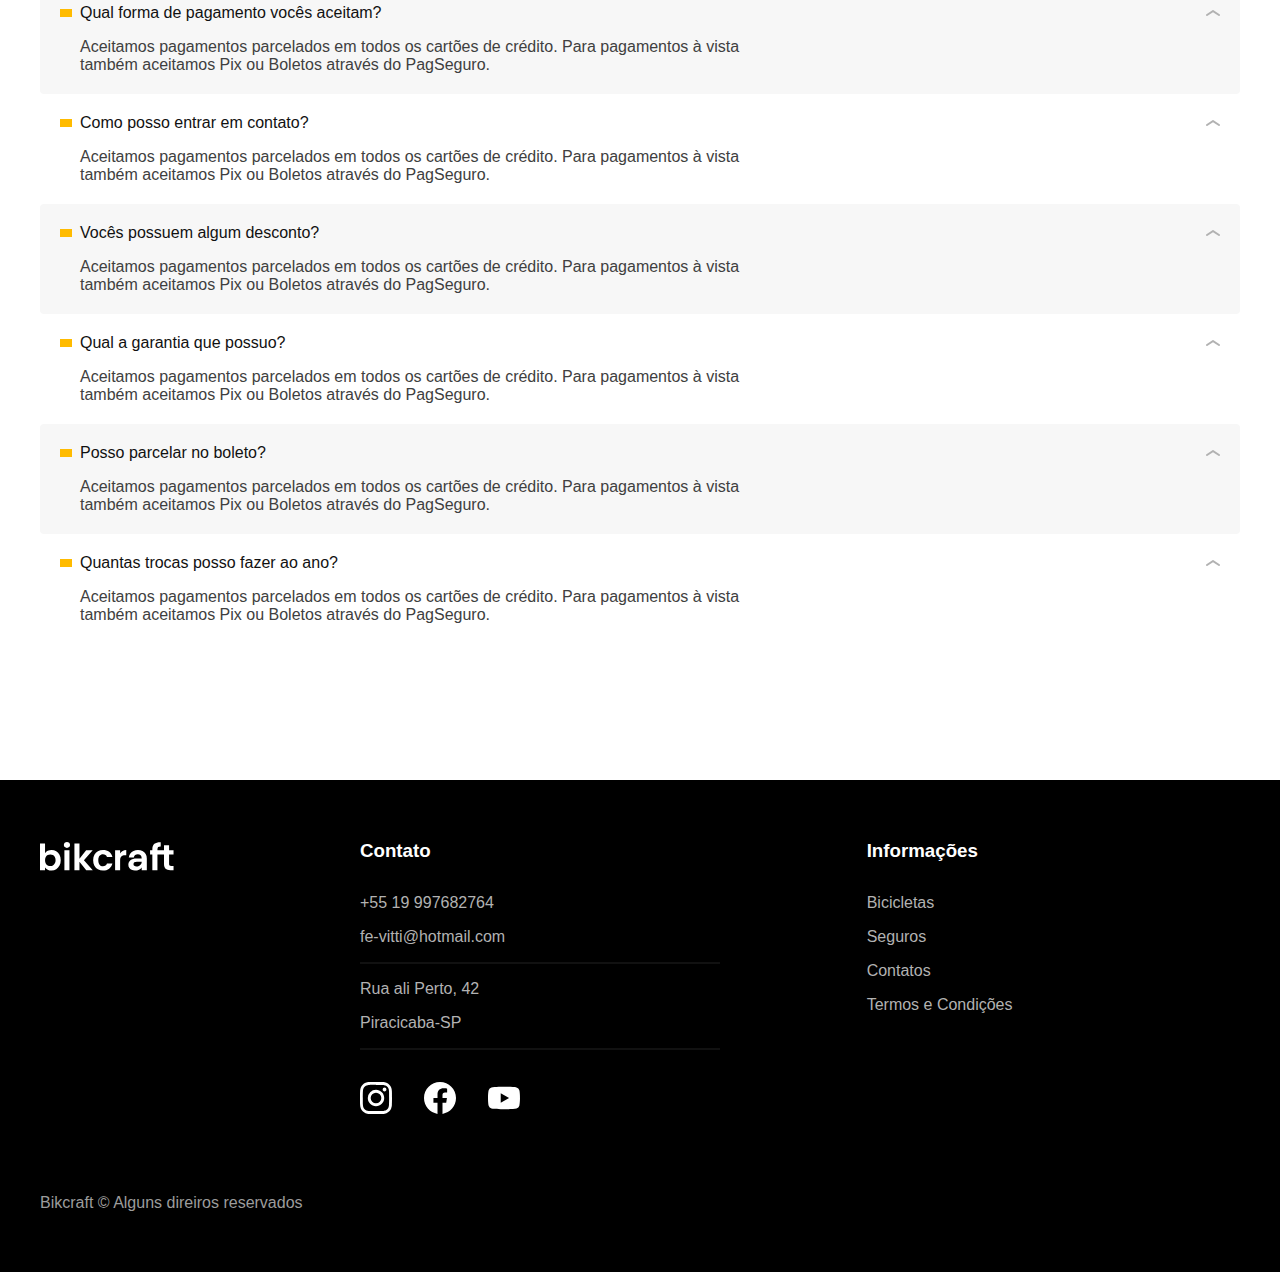
<file: seguros.html>
<!DOCTYPE html>
<html lang="pt-br">

<head>
  <meta charset="UTF-8">
  <meta name="viewport" content="width=device-width, initial-scale=1.0">
  <link rel="preload" href="./css/style.css" as="style">
  <link rel="stylesheet" href="./css/style.css">
  <link rel="preconnect" href="https://fonts.googleapis.com">
  <link rel="preconnect" href="https://fonts.gstatic.com" crossorigin>
  <link rel="preconnect" href="https://fonts.googleapis.com">
  <link rel="preconnect" href="https://fonts.gstatic.com" crossorigin>
  <link href="https://fonts.googleapis.com/css2?family=Merriweather:ital,wght@0,400;1,900&family=Poppins:wght@400;600&family=Roboto:wght@400;500&display=swap" rel="stylesheet">
  <title>Seguros | Bikcraft</title>
  <meta name="description" content="Termos e condições">
</head>

<body id="seguros">
  <header class="header-bg">
    <div class="header container">
      <a href="./"><img src="./img/bikcraft.svg" alt="bikcraft"></a>
      <nav aria-label="primaria">
        <ul class="header-menu font-1-m cor-0">
          <li><a href="./bicicletas.html">Bicicletas</a></li>
          <li><a href="./seguros.html">Seguros</a></li>
          <li><a href="./contato.html">Contatos</a></li>
        </ul>
      </nav>
    </div>
  </header>
  <main class="seguros-bg">
    <div class="titulo-bg">
      <div class="titulo container">
        <p class="font-2-1-b cor-5">Escolha o Seguro</p>
        <h1 class="font-1-xxl cor-0">Você seguro<span class="cor-p1">.</span></h1>
      </div>
    </div>
    <div class="seguros container">
      <div class="seguros-item">
        <h3 class="font-1-xl cor-6">PRATA</h3>
        <span class="font-1-xl cor-0">R$ 199 <span class="font-1-xs cor-6">mensal</span></span>
        <ul class="font-2-m cor-0">
          <li>Duas trocas por ano</li>
          <li>Assistência técnica</li>
          <li>Suporte 08h às 18h</li>
          <li>Cobertura estadual</li>
        </ul>
        <a class="botao secundario" href="./orcamento.html">Inscreva-se</a>
      </div>
      <div class="seguros-item">
        <h3 class="font-1-xl cor-p1">Ouro</h3>
        <span class="font-1-xl cor-0">R$ 299 <span class="font-1-xs cor-6">mensal</span></span>
        <ul class="font-2-m cor-0">
          <li>Cinco trocas por ano</li>
          <li>Assistência especial</li>
          <li>Suporte 24h</li>
          <li>Cobertura nacional</li>
          <li>Desconto em parceiros</li>
          <li>Acesso ao Clube Bikcraft</li>
        </ul>
        <a class="botao" href="./orcamento.html">Inscreva-se</a>
      </div>
    </div>
  </main>
  <article class="vantagens-bg">
    <div class="vantagens container">
      <h2 class="font-1-xxl cor-0">Vantagens<span class="cor-p1">.</span></h2>
      <ul>
        <li>
          <img src="./img/icones/eletrica.svg" alt="">
          <h3 class="font-1-1 cor-0">Reparo Elétrico</h3>
          <p class="font-2-s cor-5">Garantimos o reparo completo do seu motor em caso de falhas. Sabemos que falhas são raras, mas estamos aqui para caso ocorra.</p>
        </li>
        <li>
          <img src="./img/icones/carbono.svg" alt="">
          <h3 class="font-1-1 cor-0">Carbono</h3>
          <p class="font-2-s cor-5">Nossos quadros são feitos para durar sempre. Mas caso algo ocorra, ficamos felizes em reparar.</p>
        </li>
        <li>
          <img src="./img/icones/sustentavel.svg" alt="">
          <h3 class="font-1-1 cor-0">Sustentável</h3>
          <p class="font-2-s cor-5">Trabalhamos com a filosofia de desperdicio zero. Qualquer parte defeituosa é reciclada e reutilizada em outro projeto.</p>
        </li>
        <li>
          <img src="./img/icones/rastreador.svg" alt="">
          <h3 class="font-1-1 cor-0">Rastreador</h3>
          <p class="font-2-s cor-5">Utilizamos o GPS da sua Bikcraft erm conjunto com especialistas em segurança para efetuarmos a recuperação.</p>
        </li>
        <li>
          <img src="./img/icones/seguro.svg" alt="">
          <h3 class="font-1-1 cor-0">Segurança</h3>
          <p class="font-2-s cor-5">Com o seguro Bikcraft você pode ficar trnaquilo em saber que o seu dinheiro não será perdido em casos de roubo.</p>
        </li>
        <li>
          <img src="./img/icones/velocidade.svg" alt="">
          <h3 class="font-1-1 cor-0">Rapidez</h3>
          <p class="font-2-s cor-5">A sua Bikcraft ficará pronta para uso no mesmo dia, caso você traga ela para ser reparada em uma das filiais</p>
        </li>
      </ul>
    </div>
  </article>

  <article class="perguntas container">
    <h2 class="font-1-xxl">Perguntas Frequentes<span class="cor-p1">.</span></h2>

    <dl>
      <div>
        <dt class="font-1-m-b">Qual forma de pagamento vocês aceitam?</dt>
        <dd class="font-2-s cor-9">Aceitamos pagamentos parcelados em todos os cartões de crédito. Para pagamentos à vista também aceitamos Pix ou Boletos através do PagSeguro.</dd>
      </div>
      <div>
        <dt class="font-1-m-b">Como posso entrar em contato?</dt>
        <dd class="font-2-s cor-9">Aceitamos pagamentos parcelados em todos os cartões de crédito. Para pagamentos à vista também aceitamos Pix ou Boletos através do PagSeguro.</dd>
      </div>
      <div>
        <dt class="font-1-m-b">Vocês possuem algum desconto?</dt>
        <dd class="font-2-s cor-9">Aceitamos pagamentos parcelados em todos os cartões de crédito. Para pagamentos à vista também aceitamos Pix ou Boletos através do PagSeguro.</dd>
      </div>
      <div>
        <dt class="font-1-m-b">Qual a garantia que possuo?</dt>
        <dd class="font-2-s cor-9">Aceitamos pagamentos parcelados em todos os cartões de crédito. Para pagamentos à vista também aceitamos Pix ou Boletos através do PagSeguro.</dd>
      </div>
      <div>
        <dt class="font-1-m-b">Posso parcelar no boleto?</dt>
        <dd class="font-2-s cor-9">Aceitamos pagamentos parcelados em todos os cartões de crédito. Para pagamentos à vista também aceitamos Pix ou Boletos através do PagSeguro.</dd>
      </div>
      <div>
        <dt class="font-1-m-b">Quantas trocas posso fazer ao ano?</dt>
        <dd class="font-2-s cor-9">Aceitamos pagamentos parcelados em todos os cartões de crédito. Para pagamentos à vista também aceitamos Pix ou Boletos através do PagSeguro.</dd>
      </div>

    </dl>


  </article>

  <footer class="footer-bg">
    <div class="footer container">
      <img src="./img/bikcraft.svg" alt="Bikcraft">
      <div class="footer-contato">
        <h3 class="font-2-1-b cor-0">Contato</h3>
        <ul class="font-2-m cor-5">
          <li><a href="tel:+5519997682764">+55 19 997682764</a></li>
          <li><a href="mailto:fe-vitti@hotmail.com">fe-vitti@hotmail.com</a></li>
          <li>Rua ali Perto, 42</li>
          <li>Piracicaba-SP</li>
        </ul>
        <div class="footer-redes">
          <a href="/.">
            <img src="./img/redes/instagram.svg" alt="instagram">
          </a>
          <a href="/.">
            <img src="./img/redes/facebook.svg" alt="Facebook">
          </a>
          <a href="/.">
            <img src="./img/redes/youtube.svg" alt="Youtube">
          </a>
        </div>
      </div>
      <div class="footer-informacoes">
        <h3 class="font-2-1-b cor-0">Informações</h3>
        <nav>
          <ul class="font-1-m cor-5">
            <li><a href="./bicicletas.html">Bicicletas</a></li>
            <li><a href="./seguros.html">Seguros</a></li>
            <li><a href="./contato.html">Contatos</a></li>
            <li><a href="./termos.html">Termos e Condições</a></li>

          </ul>
        </nav>
      </div>
      <p class="footer-copy font-2-m cor-6">Bikcraft © Alguns direiros reservados</p>
    </div>
  </footer>
</body>

</html>
</file>
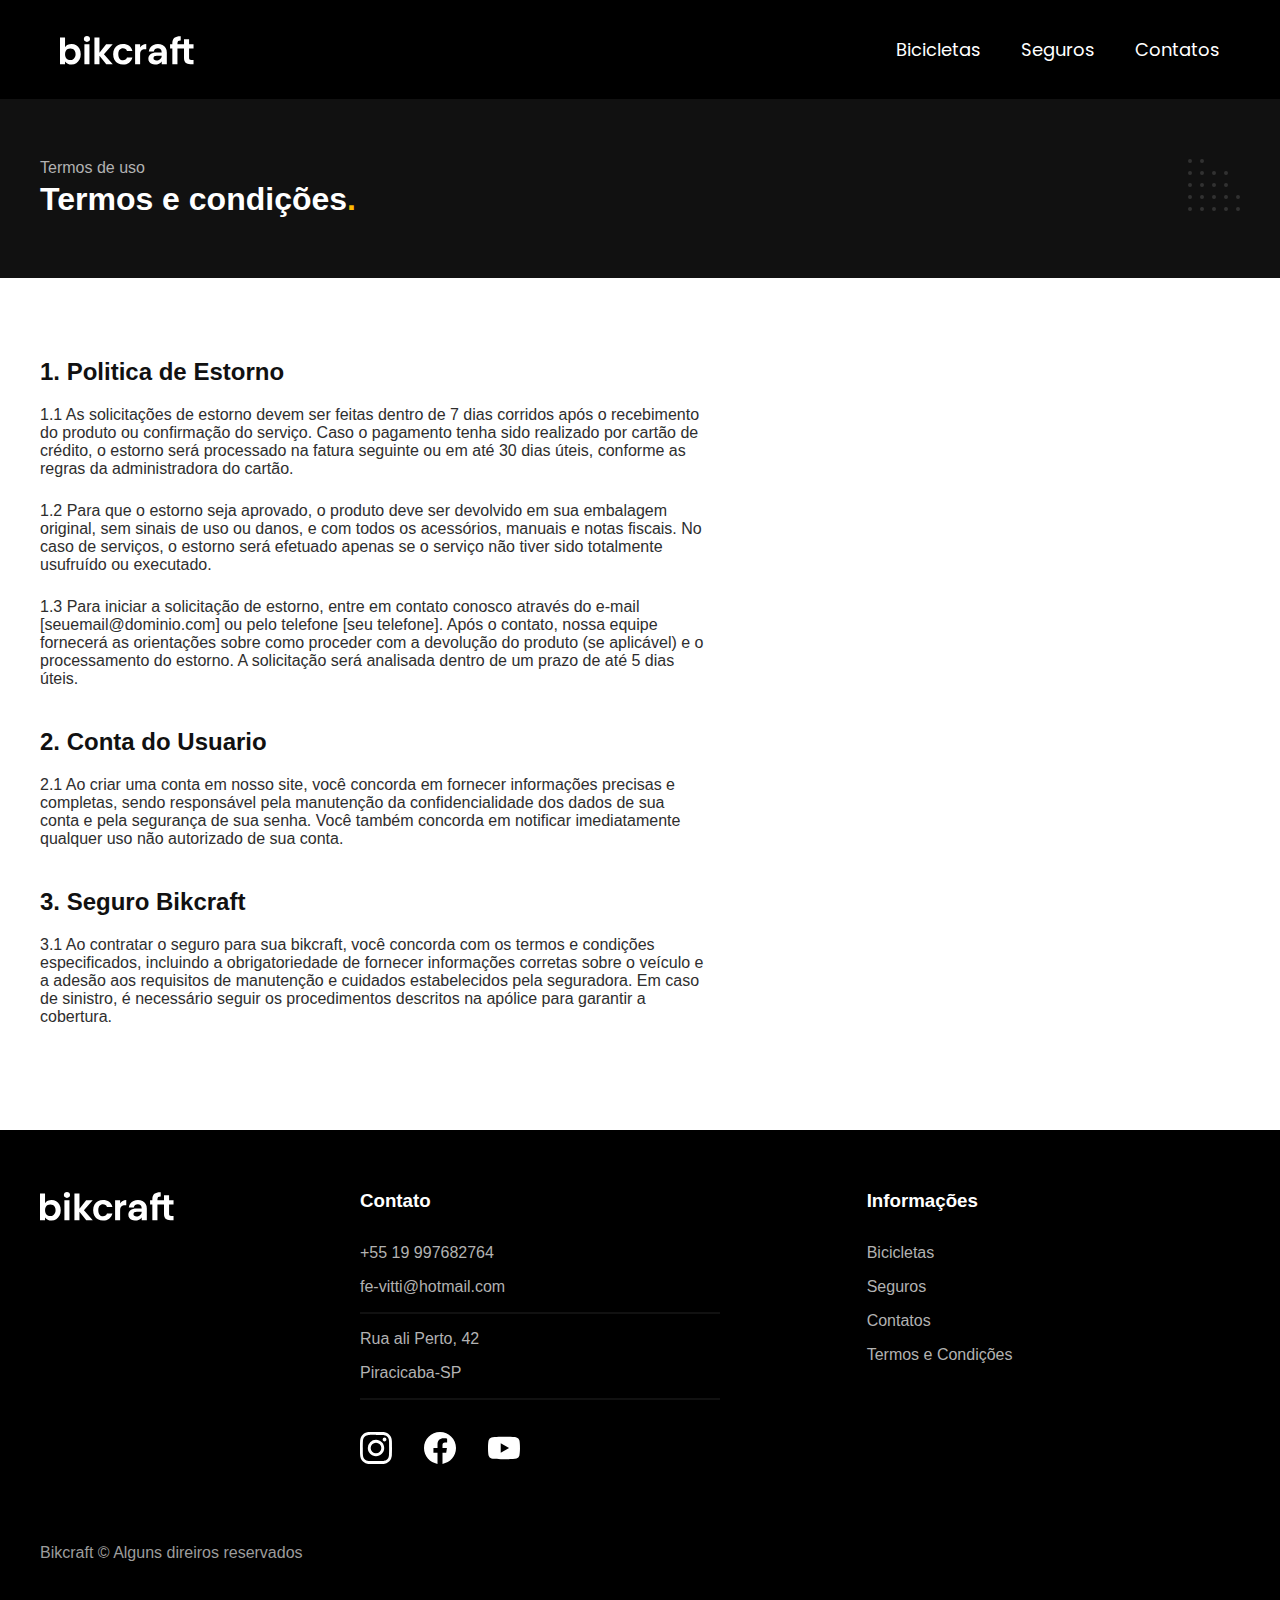
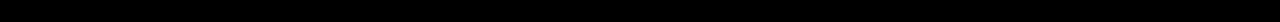
<file: termos.html>
<!DOCTYPE html>
<html lang="pt-br">

<head>
  <meta charset="UTF-8">
  <meta name="viewport" content="width=device-width, initial-scale=1.0">
  <link rel="preload" href="./css/style.css" as="style">
  <link rel="stylesheet" href="./css/style.css">
  <link rel="preconnect" href="https://fonts.googleapis.com">
  <link rel="preconnect" href="https://fonts.gstatic.com" crossorigin>
  <link rel="preconnect" href="https://fonts.googleapis.com">
  <link rel="preconnect" href="https://fonts.gstatic.com" crossorigin>
  <link href="https://fonts.googleapis.com/css2?family=Merriweather:ital,wght@0,400;1,900&family=Poppins:wght@400;600&family=Roboto:wght@400;500&display=swap" rel="stylesheet">
  <title>Termos e Condições | Bikcraft</title>
  <meta name="description" content="Termos e condições">
</head>

<body id="termos">
  <header class="header-bg">
    <div class="header container">
      <a href="./"><img src="./img/bikcraft.svg" alt="bikcraft"></a>
      <nav aria-label="primaria">
        <ul class="header-menu font-1-m cor-0">
          <li><a href="./bicicletas.html">Bicicletas</a></li>
          <li><a href="./seguros.html">Seguros</a></li>
          <li><a href="./contato.html">Contatos</a></li>
        </ul>
      </nav>
    </div>
  </header>
  <main>
    <div class="titulo-bg">
      <div class="titulo container">
        <p class="font-2-1-b cor-5">Termos de uso</p>
        <h1 class="font-1-xxl cor-0">Termos e condições<span class="cor-p1">.</span></h1>
      </div>

    </div>

    <div class="termos font-2-s cor-10 container">
      <h2 class="font-1-l cor-11">1. Politica de Estorno</h2>
      <p>1.1 As solicitações de estorno devem ser feitas dentro de 7 dias corridos após o recebimento do produto ou confirmação do serviço. Caso o pagamento tenha sido realizado por cartão de crédito, o estorno será processado na fatura seguinte ou em até 30 dias úteis, conforme as regras da administradora do cartão.
      </p>
      <p>1.2 Para que o estorno seja aprovado, o produto deve ser devolvido em sua embalagem original, sem sinais de uso ou danos, e com todos os acessórios, manuais e notas fiscais. No caso de serviços, o estorno será efetuado apenas se o serviço não tiver sido totalmente usufruído ou executado.
      </p>
      <p>1.3 Para iniciar a solicitação de estorno, entre em contato conosco através do e-mail [seuemail@dominio.com] ou pelo telefone [seu telefone]. Após o contato, nossa equipe fornecerá as orientações sobre como proceder com a devolução do produto (se aplicável) e o processamento do estorno. A solicitação será analisada dentro de um prazo de até 5 dias úteis.
      </p>
      <h2 class="font-1-l cor-11">2. Conta do Usuario</h2>
      <p>2.1 Ao criar uma conta em nosso site, você concorda em fornecer informações precisas e completas, sendo responsável pela manutenção da confidencialidade dos dados de sua conta e pela segurança de sua senha. Você também concorda em notificar imediatamente qualquer uso não autorizado de sua conta.
      </p>
      <h2 class="font-1-l cor-11">3. Seguro Bikcraft</h2>
      <p>3.1 Ao contratar o seguro para sua bikcraft, você concorda com os termos e condições especificados, incluindo a obrigatoriedade de fornecer informações corretas sobre o veículo e a adesão aos requisitos de manutenção e cuidados estabelecidos pela seguradora. Em caso de sinistro, é necessário seguir os procedimentos descritos na apólice para garantir a cobertura.
      </p>
    </div>
  </main>
  <footer class="footer-bg">
    <div class="footer container">
      <img src="./img/bikcraft.svg" alt="Bikcraft">
      <div class="footer-contato">
        <h3 class="font-2-1-b cor-0">Contato</h3>
        <ul class="font-2-m cor-5">
          <li><a href="tel:+5519997682764">+55 19 997682764</a></li>
          <li><a href="mailto:fe-vitti@hotmail.com">fe-vitti@hotmail.com</a></li>
          <li>Rua ali Perto, 42</li>
          <li>Piracicaba-SP</li>
        </ul>
        <div class="footer-redes">
          <a href="/.">
            <img src="./img/redes/instagram.svg" alt="instagram">
          </a>
          <a href="/.">
            <img src="./img/redes/facebook.svg" alt="Facebook">
          </a>
          <a href="/.">
            <img src="./img/redes/youtube.svg" alt="Youtube">
          </a>
        </div>
      </div>
      <div class="footer-informacoes">
        <h3 class="font-2-1-b cor-0">Informações</h3>
        <nav>
          <ul class="font-1-m cor-5">
            <li><a href="./bicicletas.html">Bicicletas</a></li>
            <li><a href="./seguros.html">Seguros</a></li>
            <li><a href="./contato.html">Contatos</a></li>
            <li><a href="./termos.html">Termos e Condições</a></li>

          </ul>
        </nav>
      </div>
      <p class="footer-copy font-2-m cor-6">Bikcraft © Alguns direiros reservados</p>
    </div>
  </footer>
</body>

</html>
</file>
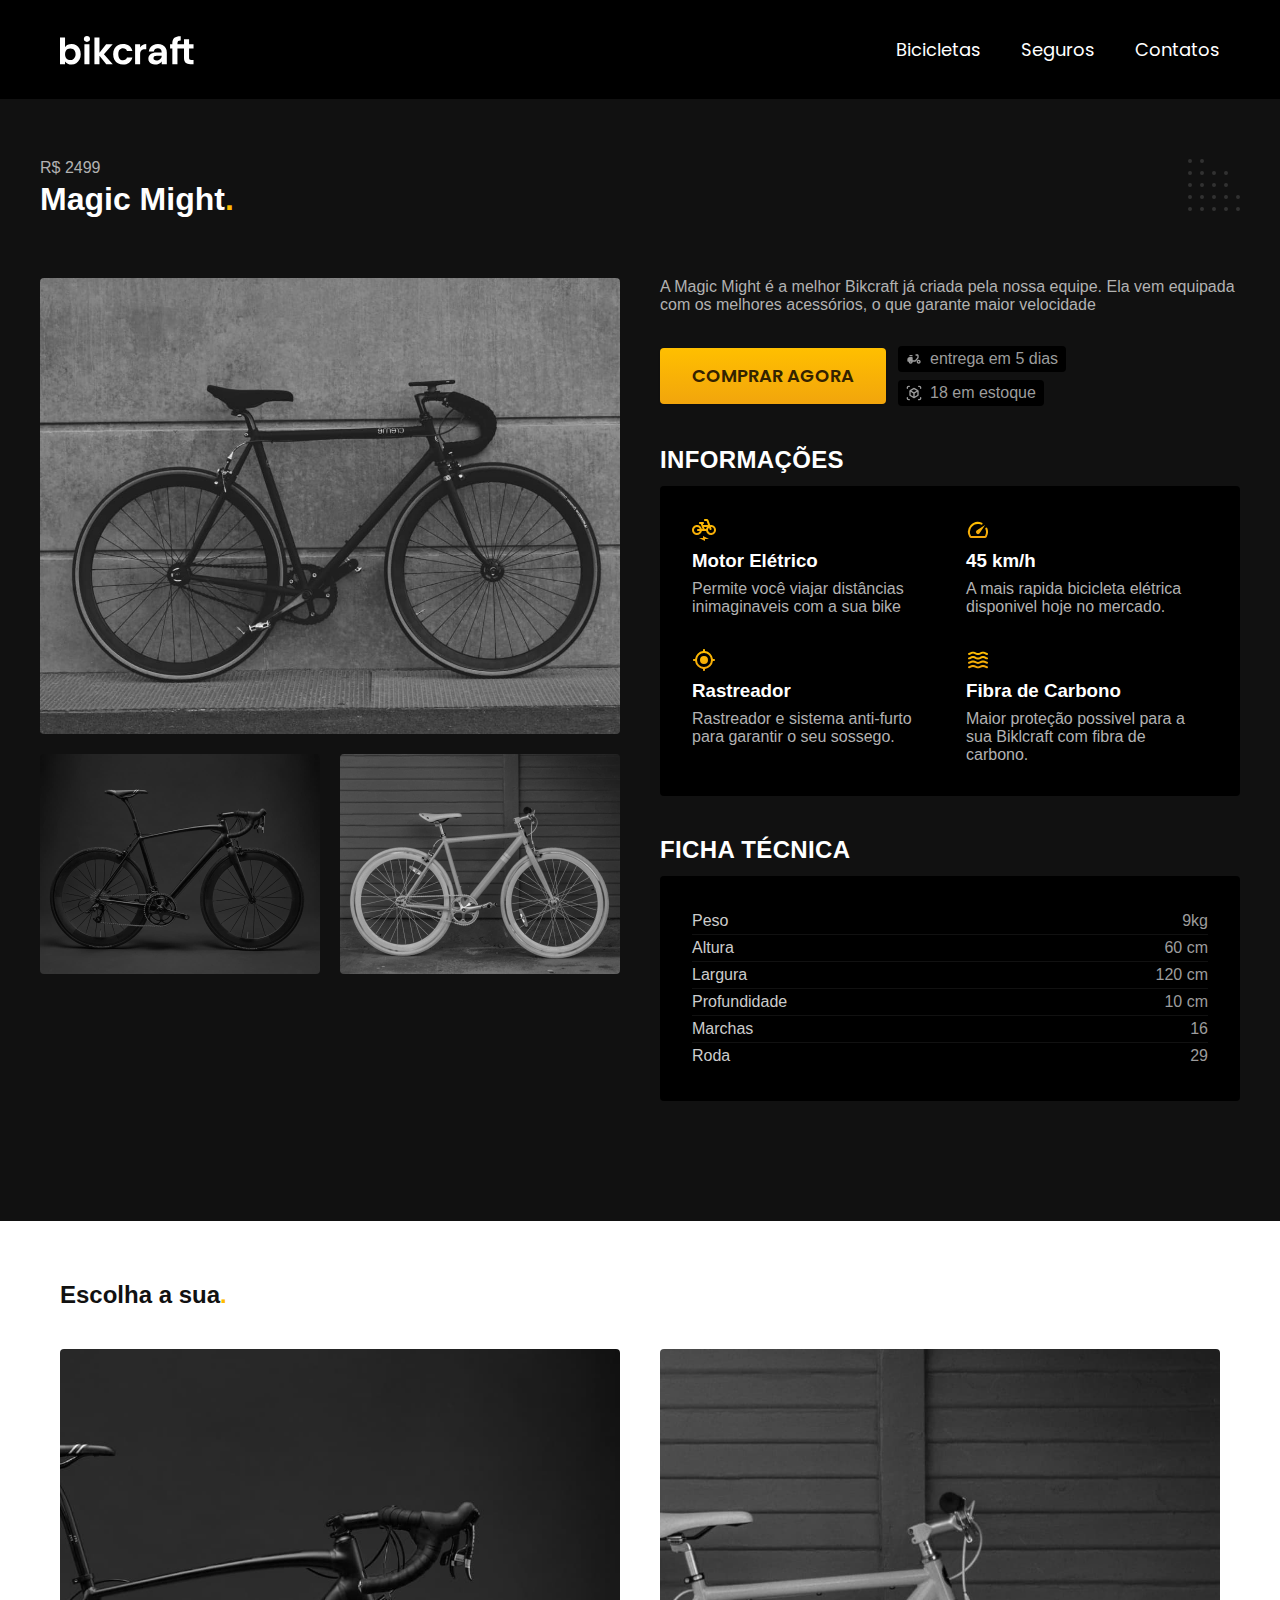
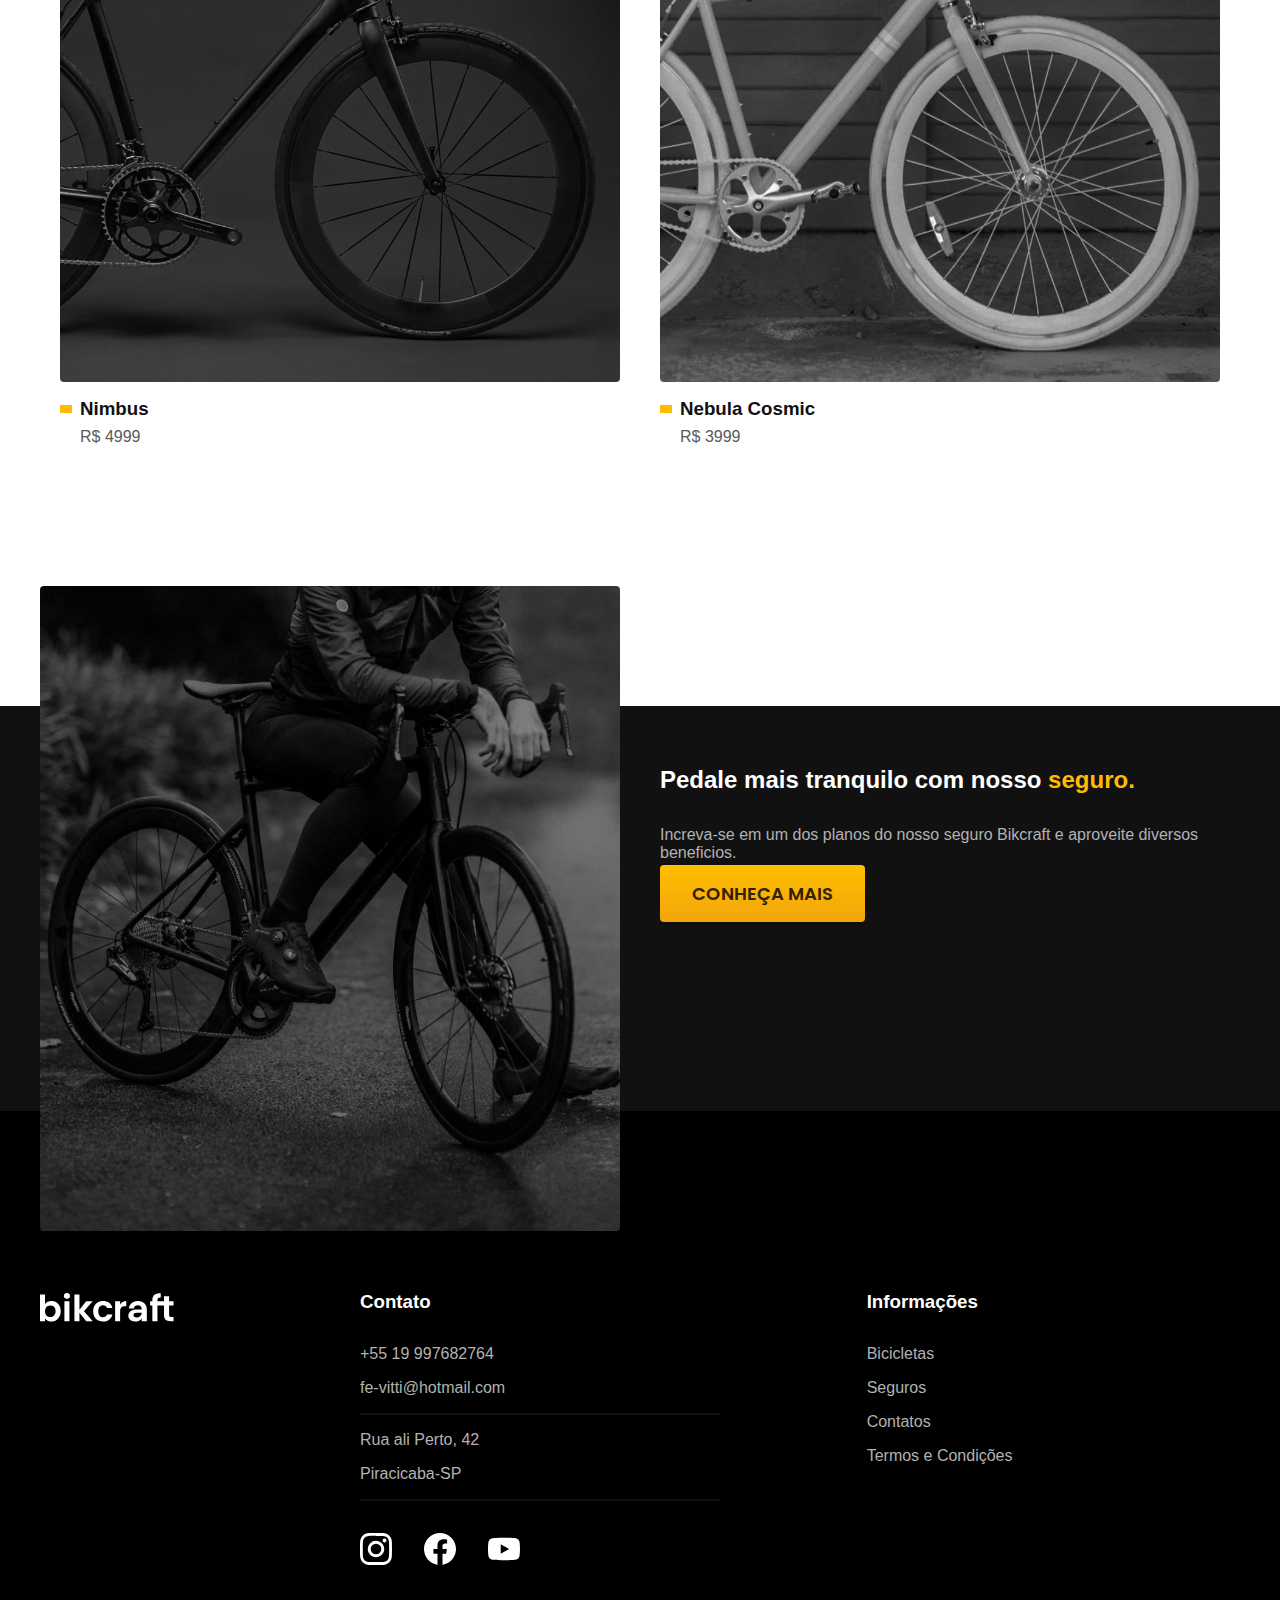
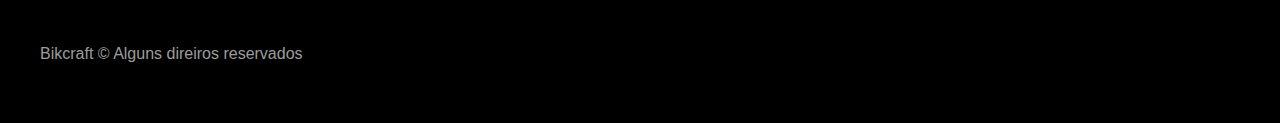
<file: bicicletas/magic.html>
<!DOCTYPE html>
<html lang="pt-br">

<head>
  <meta charset="UTF-8">
  <meta name="viewport" content="width=device-width, initial-scale=1.0">
  <link rel="stylesheet" href="../css/style.css">
  <link rel="preconnect" href="https://fonts.googleapis.com">
  <link rel="preconnect" href="https://fonts.gstatic.com" crossorigin>
  <link rel="preconnect" href="https://fonts.googleapis.com">
  <link rel="preconnect" href="https://fonts.gstatic.com" crossorigin>
  <link href="https://fonts.googleapis.com/css2?family=Merriweather:ital,wght@0,400;1,900&family=Poppins:wght@400;600&family=Roboto:wght@400;500&display=swap" rel="stylesheet">
  <title>Magic | Bikcraft</title>
  <meta name="description" content="Nimbus">
</head>

<body id="bicicleta">
  <header class="header-bg">
    <div class="header container">
      <a href="../"><img src="../img/bikcraft.svg" alt="bikcraft"></a>
      <nav aria-label="primaria">
        <ul class="header-menu font-1-m cor-0">
          <li><a href="../bicicletas.html">Bicicletas</a></li>
          <li><a href="../seguros.html">Seguros</a></li>
          <li><a href="../contato.html">Contatos</a></li>
        </ul>
      </nav>
    </div>
  </header>
  <main class="titulo-bg">
    <div>
      <div class="titulo container">
        <p class="font-2-xl cor-5">R$ 2499</p>
        <h1 class="font-1-xxl cor-0">Magic Might<span class="cor-p1">.</span></h1>
      </div>
    </div>

    <div class="bicicleta container">
      <div class="bicicleta-imagens">
        <img src="../img/bicicleta/nimbus2.jpg" alt="">
        <img src="../img/bicicleta/nimbus1.jpg" alt="">
        <img src="../img/bicicleta/nimbus3.jpg" alt="">
      </div>

      <div class="bicicleta-conteudo">
        <p class="font-2-l cor-5">A Magic Might é a melhor Bikcraft já criada pela nossa equipe. Ela vem equipada com os melhores acessórios, o que garante maior velocidade</p>
        <div class="bicicleta-comprar">
          <a class="botao" href="../orcamento.html">Comprar Agora</a>
          <span class="font-1-xs cor-6"><img src="../img/icones/entrega.svg" alt=""> entrega em 5 dias</span>
          <span class="font-1-xs cor-6"><img src="../img/icones/estoque.svg" alt=""> 18 em estoque</span>
        </div>
        <h2 class="font-1-xs cor-0">Informações</h2>
        <ul class="bicicleta-informacoes">
          <li>
            <img src="../img/icones/eletrica.svg" alt="">
            <h3 class="font-1-m cor-0">Motor Elétrico</h3>
            <p class="font-2-xs cor-5">Permite você viajar distâncias inimaginaveis com a sua bike</p>
          </li>
          <li>
            <img src="../img/icones/velocidade.svg" alt="">
            <h3 class="font-1-m cor-0">45 km/h</h3>
            <p class="font-2-xs cor-5">A mais rapida bicicleta elétrica disponivel hoje no mercado.</p>
          </li>
          <li>
            <img src="../img/icones/rastreador.svg" alt="">
            <h3 class="font-1-m cor-0">Rastreador</h3>
            <p class="font-2-xs cor-5">Rastreador e sistema anti-furto para garantir o seu sossego.</p>
          </li>
          <li>
            <img src="../img/icones/carbono.svg" alt="">
            <h3 class="font-1-m cor-0">Fibra de Carbono</h3>
            <p class="font-2-xs cor-5">Maior proteção possivel para a sua Biklcraft com fibra de carbono.</p>
          </li>
        </ul>
        <h2 class="font-1-xs cor-0">Ficha técnica</h2>
        <ul class="bicicleta-ficha font-2-s cor-4">
          <li>Peso <span>9kg</span></li>
          <li>Altura <span>60 cm</span></li>
          <li>Largura <span>120 cm</span></li>
          <li>Profundidade <span>10 cm</span></li>
          <li>Marchas <span>16</span></li>
          <li>Roda <span>29</span></li>
        </ul>
      </div>
    </div>
  </main>
  <article class="bicicletas-lista container">
    <h2 class="container font-1-xxl">Escolha a sua<span class="cor-p1">.</span></h2>
    <ul class="bicicletas-lista-items">
      <li>
        <a href="./nimbus.html">
          <img src="../img/bicicletas/nimbus-home.jpg" alt="bicicleta preta">
          <h3 class="font-1-xl">Nimbus</h3>
          <span class="font-2-m cor-8">R$ 4999</span>
        </a>
      </li>
      <li>
        <a href="./nebula.html">
          <img src="../img/bicicletas/nebula-home.jpg" alt="bicicleta preta">
          <h3 class="font-1-xl">Nebula Cosmic</h3>
          <span class="font-2-m cor-8">R$ 3999</span>
        </a>
      </li>
    </ul>
  </article>

  <article class="seguro-bg">
    <div class="seguro container">
      <div class="seguro-imagem">
        <img src="../img/fotos/seguros.jpg" alt="Pessoa parada em cima de uma bicicleta.">
      </div>
      <div class="seguro-conteudo">
        <h2 class="font-1-xxl cor-0">Pedale mais tranquilo com nosso <span class="cor-p1">seguro.</span></h2>
        <p class="font-2-l cor-5">Increva-se em um dos planos do nosso seguro Bikcraft e aproveite diversos beneficios.</p>
        <a class="botao" href="../seguros.html">Conheça Mais</a>
      </div>
    </div>
  </article>

  <footer class="footer-bg">
    <div class="footer container">
      <img src="../img/bikcraft.svg" alt="Bikcraft">
      <div class="footer-contato">
        <h3 class="font-2-1-b cor-0">Contato</h3>
        <ul class="font-2-m cor-5">
          <li><a href="tel:+5519997682764">+55 19 997682764</a></li>
          <li><a href="mailto:fe-vitti@hotmail.com">fe-vitti@hotmail.com</a></li>
          <li>Rua ali Perto, 42</li>
          <li>Piracicaba-SP</li>
        </ul>
        <div class="footer-redes">
          <a href="/.">
            <img src="../img/redes/instagram.svg" alt="instagram">
          </a>
          <a href="/.">
            <img src="../img/redes/facebook.svg" alt="Facebook">
          </a>
          <a href="/.">
            <img src="../img/redes/youtube.svg" alt="Youtube">
          </a>
        </div>
      </div>

      <div class="footer-informacoes">
        <h3 class="font-2-1-b cor-0">Informações</h3>
        <nav>
          <ul class="font-1-m cor-5">
            <li><a href="../bicicletas.html">Bicicletas</a></li>
            <li><a href="../seguros.html">Seguros</a></li>
            <li><a href="../contato.html">Contatos</a></li>
            <li><a href="../termos.html">Termos e Condições</a></li>

          </ul>
        </nav>
      </div>
      <p class="footer-copy font-2-m cor-6">Bikcraft © Alguns direiros reservados</p>
    </div>
  </footer>
</body>

</html>
</file>
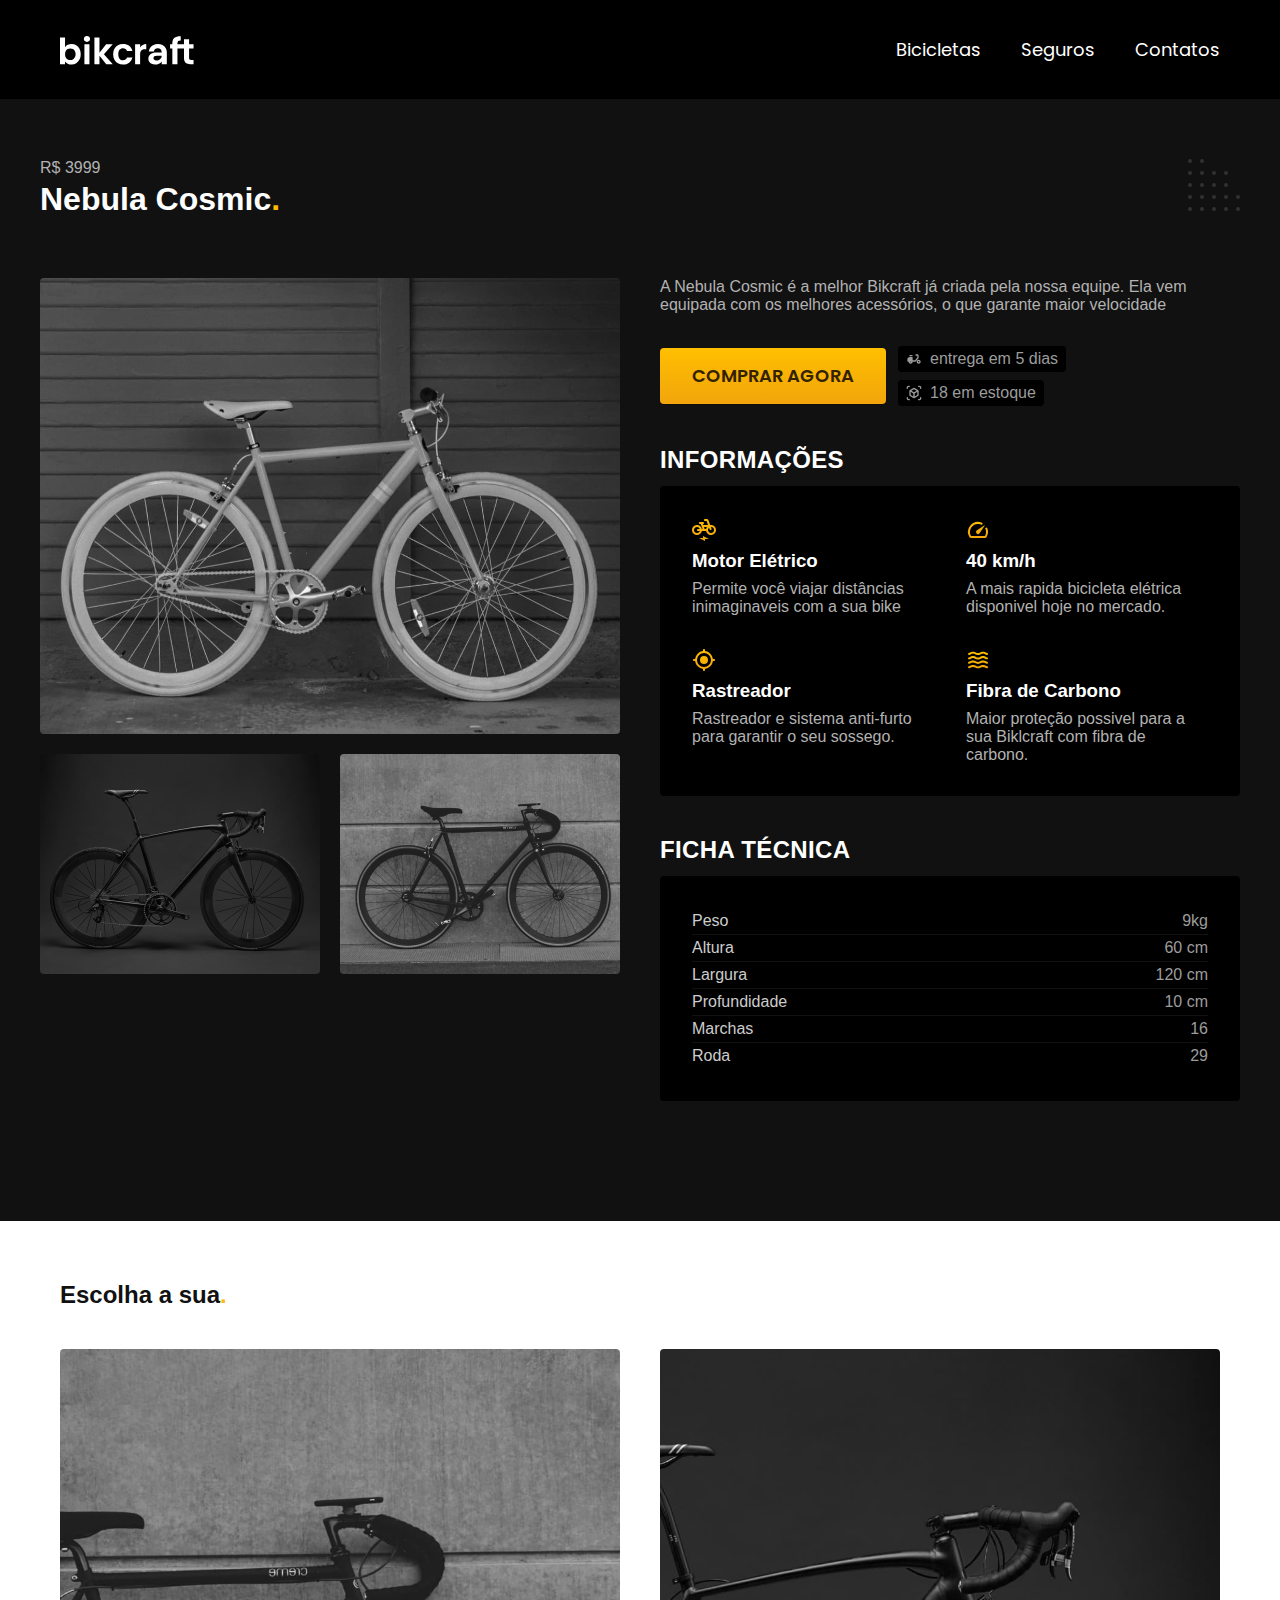
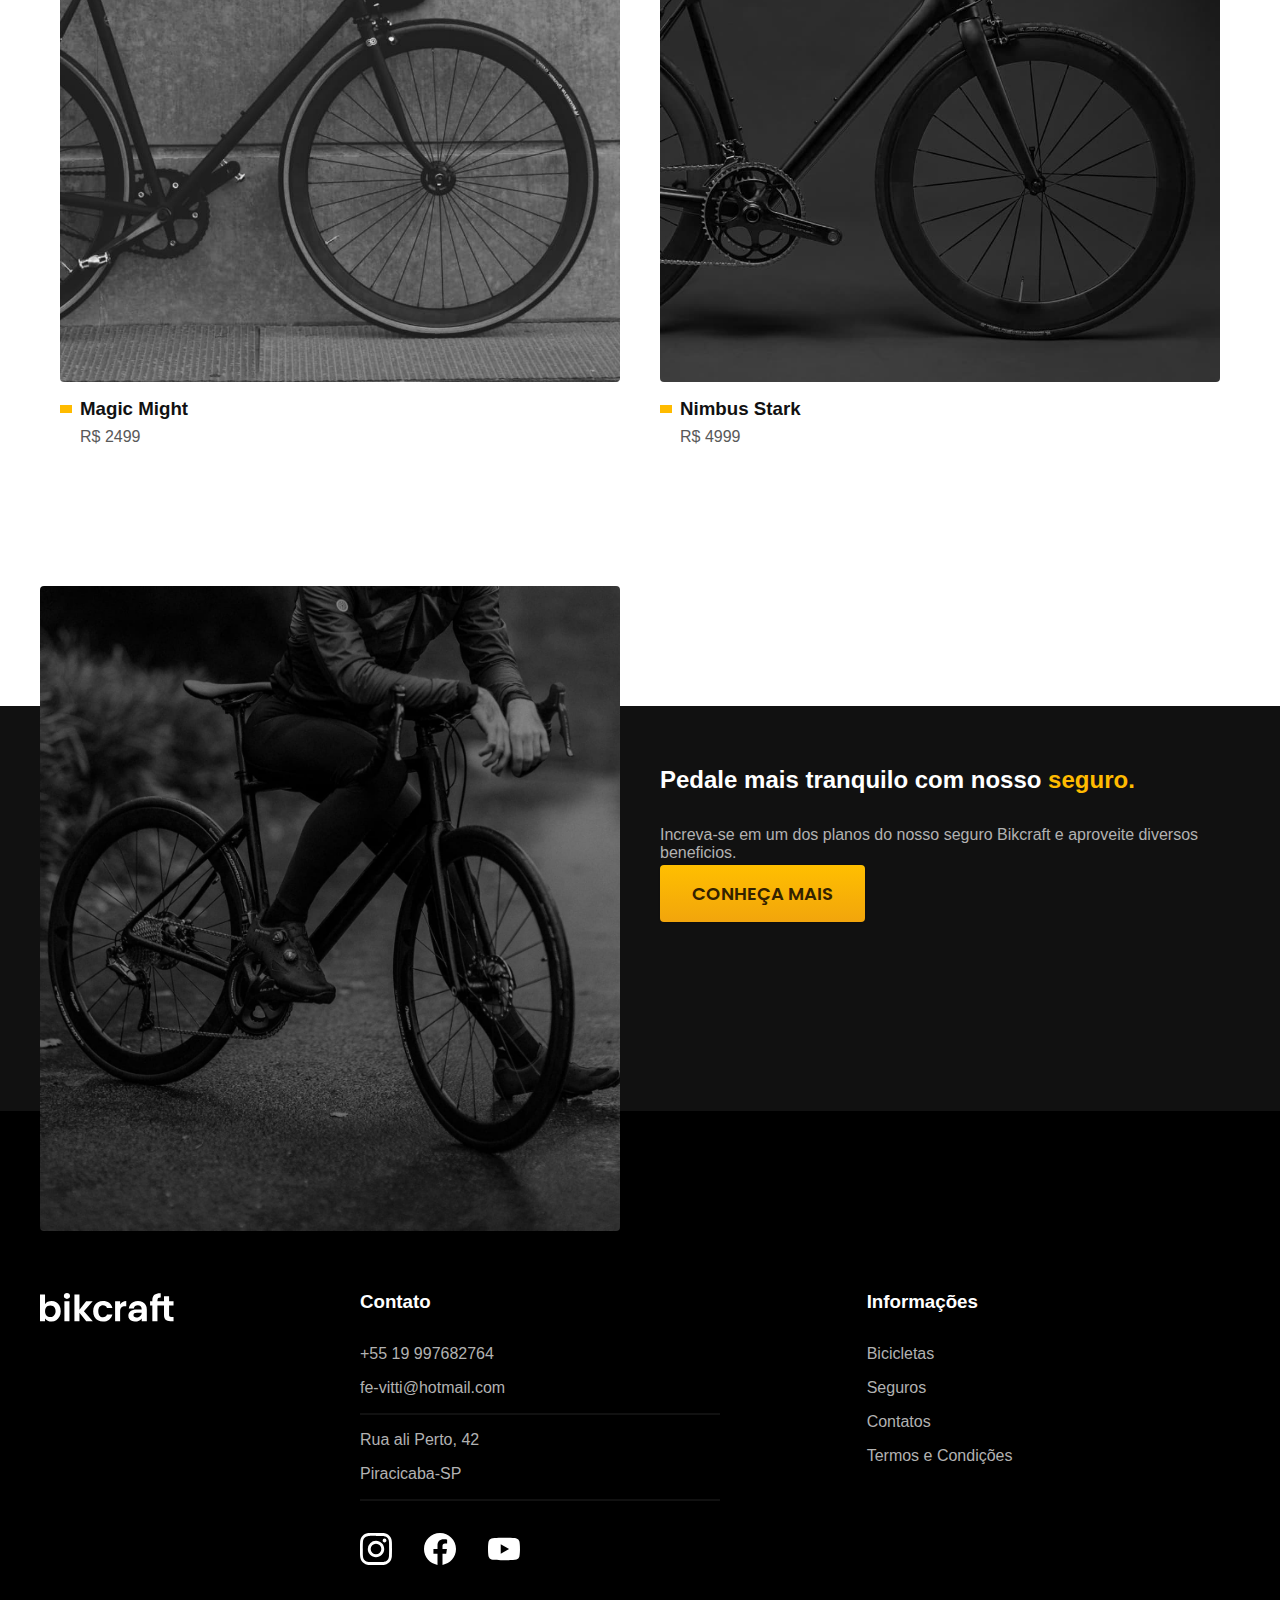
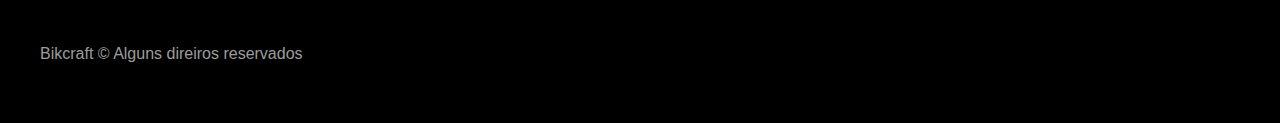
<file: bicicletas/nebula.html>
<!DOCTYPE html>
<html lang="pt-br">

<head>
  <meta charset="UTF-8">
  <meta name="viewport" content="width=device-width, initial-scale=1.0">
  <link rel="stylesheet" href="../css/style.css">
  <link rel="preconnect" href="https://fonts.googleapis.com">
  <link rel="preconnect" href="https://fonts.gstatic.com" crossorigin>
  <link rel="preconnect" href="https://fonts.googleapis.com">
  <link rel="preconnect" href="https://fonts.gstatic.com" crossorigin>
  <link href="https://fonts.googleapis.com/css2?family=Merriweather:ital,wght@0,400;1,900&family=Poppins:wght@400;600&family=Roboto:wght@400;500&display=swap" rel="stylesheet">
  <title>Nebula | Bikcraft</title>
  <meta name="description" content="Nebula">
</head>

<body id="bicicleta">
  <header class="header-bg">
    <div class="header container">
      <a href="../"><img src="../img/bikcraft.svg" alt="bikcraft"></a>
      <nav aria-label="primaria">
        <ul class="header-menu font-1-m cor-0">
          <li><a href="../bicicletas.html">Bicicletas</a></li>
          <li><a href="../seguros.html">Seguros</a></li>
          <li><a href="../contato.html">Contatos</a></li>
        </ul>
      </nav>
    </div>
  </header>
  <main class="titulo-bg">
    <div>
      <div class="titulo container">
        <p class="font-2-xl cor-5">R$ 3999</p>
        <h1 class="font-1-xxl cor-0">Nebula Cosmic<span class="cor-p1">.</span></h1>
      </div>
    </div>

    <div class="bicicleta container">
      <div class="bicicleta-imagens">
        <img src="../img/bicicleta/nimbus3.jpg" alt="">
        <img src="../img/bicicleta/nimbus1.jpg" alt="">
        <img src="../img/bicicleta/nimbus2.jpg" alt="">
      </div>

      <div class="bicicleta-conteudo">
        <p class="font-2-l cor-5">A Nebula Cosmic é a melhor Bikcraft já criada pela nossa equipe. Ela vem equipada com os melhores acessórios, o que garante maior velocidade</p>
        <div class="bicicleta-comprar">
          <a class="botao" href="../orcamento.html">Comprar Agora</a>
          <span class="font-1-xs cor-6"><img src="../img/icones/entrega.svg" alt=""> entrega em 5 dias</span>
          <span class="font-1-xs cor-6"><img src="../img/icones/estoque.svg" alt=""> 18 em estoque</span>
        </div>
        <h2 class="font-1-xs cor-0">Informações</h2>
        <ul class="bicicleta-informacoes">
          <li>
            <img src="../img/icones/eletrica.svg" alt="">
            <h3 class="font-1-m cor-0">Motor Elétrico</h3>
            <p class="font-2-xs cor-5">Permite você viajar distâncias inimaginaveis com a sua bike</p>
          </li>
          <li>
            <img src="../img/icones/velocidade.svg" alt="">
            <h3 class="font-1-m cor-0">40 km/h</h3>
            <p class="font-2-xs cor-5">A mais rapida bicicleta elétrica disponivel hoje no mercado.</p>
          </li>
          <li>
            <img src="../img/icones/rastreador.svg" alt="">
            <h3 class="font-1-m cor-0">Rastreador</h3>
            <p class="font-2-xs cor-5">Rastreador e sistema anti-furto para garantir o seu sossego.</p>
          </li>
          <li>
            <img src="../img/icones/carbono.svg" alt="">
            <h3 class="font-1-m cor-0">Fibra de Carbono</h3>
            <p class="font-2-xs cor-5">Maior proteção possivel para a sua Biklcraft com fibra de carbono.</p>
          </li>
        </ul>
        <h2 class="font-1-xs cor-0">Ficha técnica</h2>
        <ul class="bicicleta-ficha font-2-s cor-4">
          <li>Peso <span>9kg</span></li>
          <li>Altura <span>60 cm</span></li>
          <li>Largura <span>120 cm</span></li>
          <li>Profundidade <span>10 cm</span></li>
          <li>Marchas <span>16</span></li>
          <li>Roda <span>29</span></li>
        </ul>
      </div>
    </div>
  </main>
  <article class="bicicletas-lista container">
    <h2 class="container font-1-xxl">Escolha a sua<span class="cor-p1">.</span></h2>
    <ul class="bicicletas-lista-items">
      <li>
        <a href="./magic.html">
          <img src="../img/bicicletas/magic-home.jpg" alt="bicicleta preta">
          <h3 class="font-1-xl">Magic Might</h3>
          <span class="font-2-m cor-8">R$ 2499</span>
        </a>
      </li>
      <li>
        <a href="./nimbus.html">
          <img src="../img/bicicletas/nimbus-home.jpg" alt="bicicleta preta">
          <h3 class="font-1-xl">Nimbus Stark</h3>
          <span class="font-2-m cor-8">R$ 4999</span>
        </a>
      </li>
    </ul>
  </article>

  <article class="seguro-bg">
    <div class="seguro container">
      <div class="seguro-imagem">
        <img src="../img/fotos/seguros.jpg" alt="Pessoa parada em cima de uma bicicleta.">
      </div>
      <div class="seguro-conteudo">
        <h2 class="font-1-xxl cor-0">Pedale mais tranquilo com nosso <span class="cor-p1">seguro.</span></h2>
        <p class="font-2-l cor-5">Increva-se em um dos planos do nosso seguro Bikcraft e aproveite diversos beneficios.</p>
        <a class="botao" href="../seguros.html">Conheça Mais</a>
      </div>
    </div>
  </article>

  <footer class="footer-bg">
    <div class="footer container">
      <img src="../img/bikcraft.svg" alt="Bikcraft">
      <div class="footer-contato">
        <h3 class="font-2-1-b cor-0">Contato</h3>
        <ul class="font-2-m cor-5">
          <li><a href="tel:+5519997682764">+55 19 997682764</a></li>
          <li><a href="mailto:fe-vitti@hotmail.com">fe-vitti@hotmail.com</a></li>
          <li>Rua ali Perto, 42</li>
          <li>Piracicaba-SP</li>
        </ul>
        <div class="footer-redes">
          <a href="/.">
            <img src="../img/redes/instagram.svg" alt="instagram">
          </a>
          <a href="/.">
            <img src="../img/redes/facebook.svg" alt="Facebook">
          </a>
          <a href="/.">
            <img src="../img/redes/youtube.svg" alt="Youtube">
          </a>
        </div>
      </div>

      <div class="footer-informacoes">
        <h3 class="font-2-1-b cor-0">Informações</h3>
        <nav>
          <ul class="font-1-m cor-5">
            <li><a href="../bicicletas.html">Bicicletas</a></li>
            <li><a href="../seguros.html">Seguros</a></li>
            <li><a href="../contato.html">Contatos</a></li>
            <li><a href="../termos.html">Termos e Condições</a></li>

          </ul>
        </nav>
      </div>
      <p class="footer-copy font-2-m cor-6">Bikcraft © Alguns direiros reservados</p>
    </div>
  </footer>
</body>

</html>
</file>
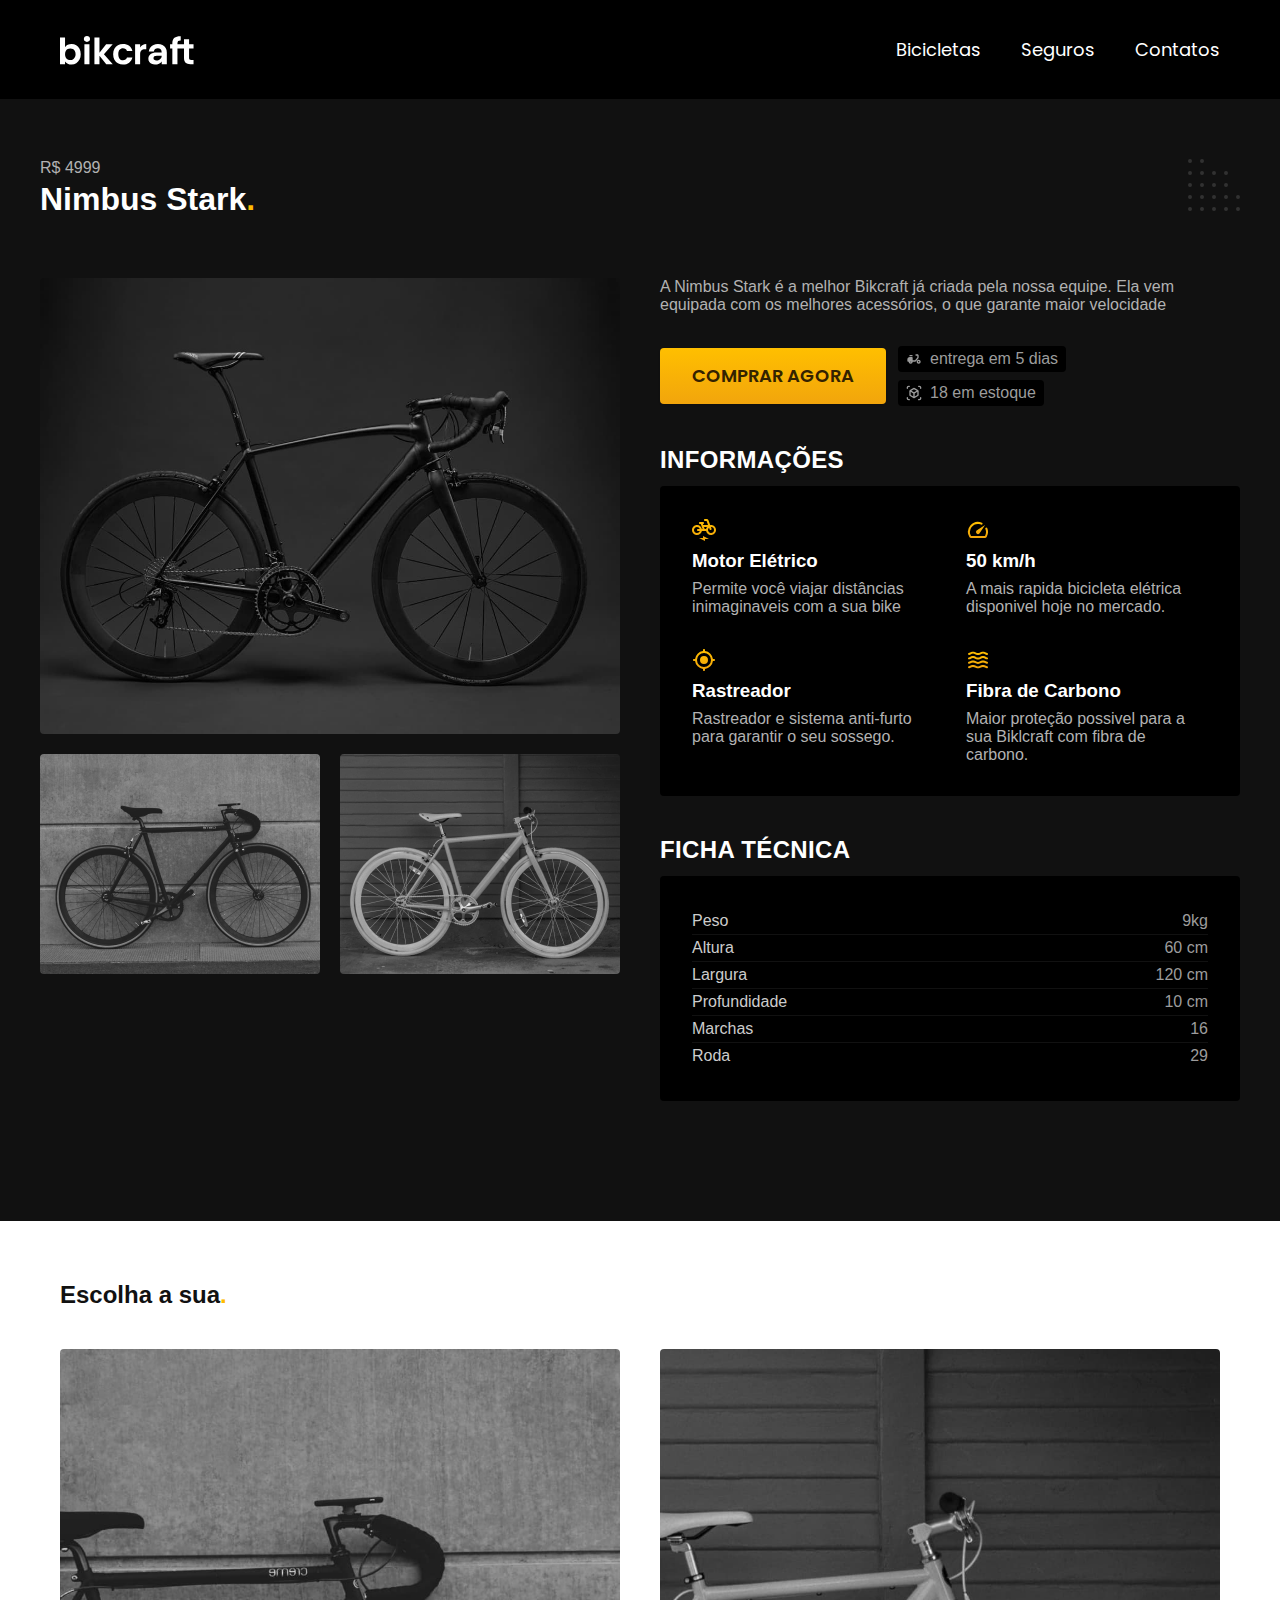
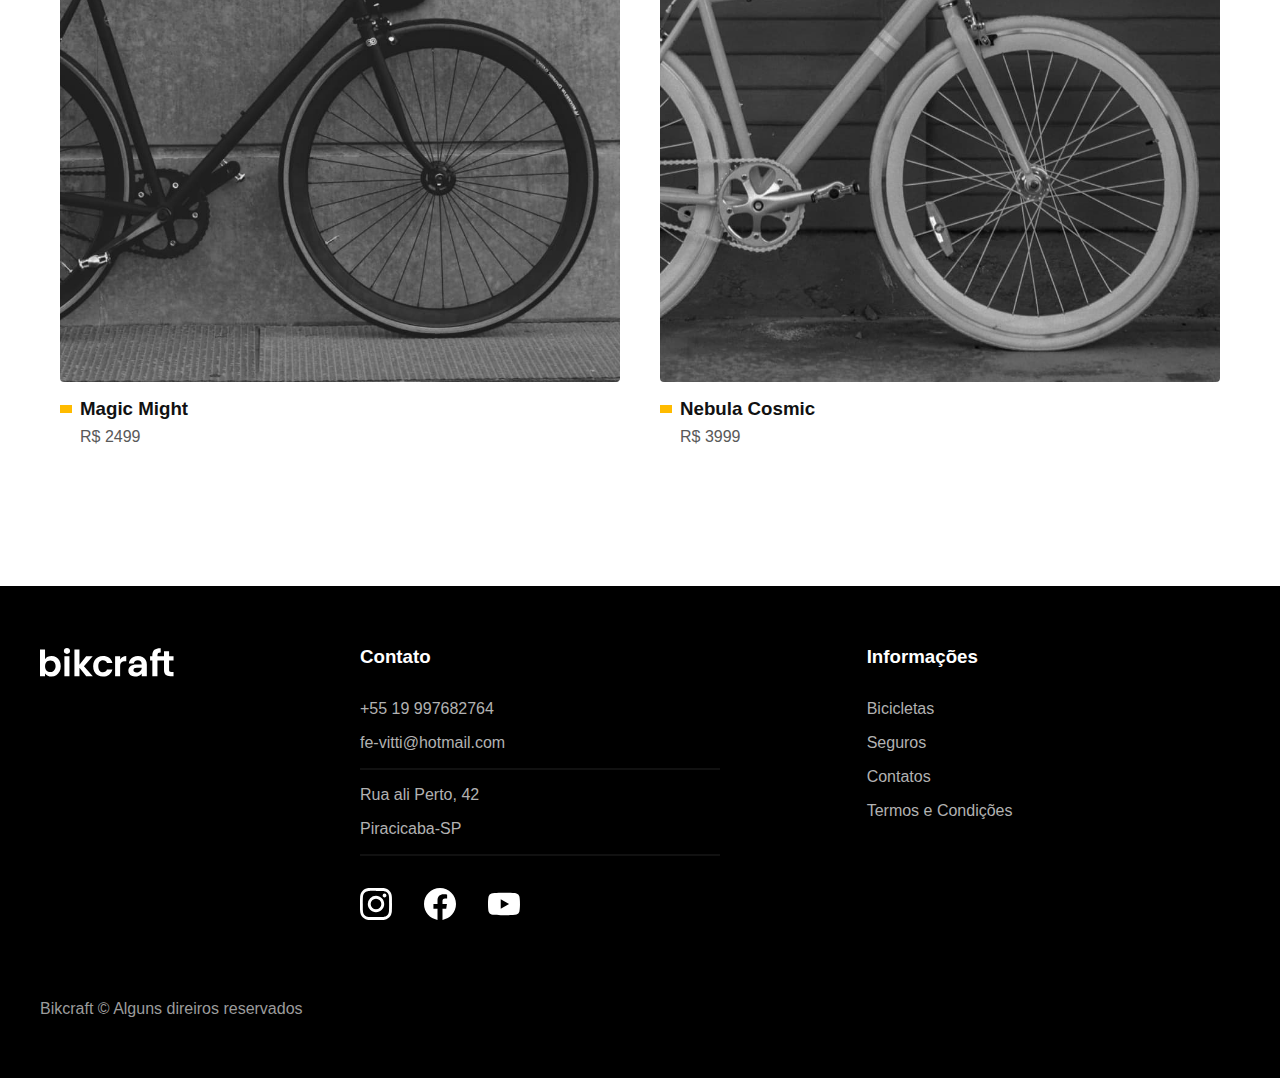
<file: bicicletas/nimbus.html>
<!DOCTYPE html>
<html lang="pt-br">

<head>
  <meta charset="UTF-8">
  <meta name="viewport" content="width=device-width, initial-scale=1.0">
  <link rel="stylesheet" href="../css/style.css">
  <link rel="preconnect" href="https://fonts.googleapis.com">
  <link rel="preconnect" href="https://fonts.gstatic.com" crossorigin>
  <link rel="preconnect" href="https://fonts.googleapis.com">
  <link rel="preconnect" href="https://fonts.gstatic.com" crossorigin>
  <link href="https://fonts.googleapis.com/css2?family=Merriweather:ital,wght@0,400;1,900&family=Poppins:wght@400;600&family=Roboto:wght@400;500&display=swap" rel="stylesheet">
  <title>Nimbus</title>
  <meta name="description" content="Nimbus">
</head>

<body id="bicicleta">
  <header class="header-bg">
    <div class="header container">
      <a href="../"><img src="../img/bikcraft.svg" alt="bikcraft"></a>
      <nav aria-label="primaria">
        <ul class="header-menu font-1-m cor-0">
          <li><a href="../bicicletas.html">Bicicletas</a></li>
          <li><a href="../seguros.html">Seguros</a></li>
          <li><a href="../contato.html">Contatos</a></li>
        </ul>
      </nav>
    </div>
  </header>
  <main class="titulo-bg">
    <div>
      <div class="titulo container">
        <p class="font-2-xl cor-5">R$ 4999</p>
        <h1 class="font-1-xxl cor-0">Nimbus Stark<span class="cor-p1">.</span></h1>
      </div>
    </div>

    <div class="bicicleta container">
      <div class="bicicleta-imagens">
        <img src="../img/bicicleta/nimbus1.jpg" alt="">
        <img src="../img/bicicleta/nimbus2.jpg" alt="">
        <img src="../img/bicicleta/nimbus3.jpg" alt="">
      </div>

      <div class="bicicleta-conteudo">
        <p class="font-2-l cor-5">A Nimbus Stark é a melhor Bikcraft já criada pela nossa equipe. Ela vem equipada com os melhores acessórios, o que garante maior velocidade</p>
        <div class="bicicleta-comprar">
          <a class="botao" href="../orcamento.html">Comprar Agora</a>
          <span class="font-1-xs cor-6"><img src="../img/icones/entrega.svg" alt=""> entrega em 5 dias</span>
          <span class="font-1-xs cor-6"><img src="../img/icones/estoque.svg" alt=""> 18 em estoque</span>
        </div>
        <h2 class="font-1-xs cor-0">Informações</h2>
        <ul class="bicicleta-informacoes">
          <li>
            <img src="../img/icones/eletrica.svg" alt="">
            <h3 class="font-1-m cor-0">Motor Elétrico</h3>
            <p class="font-2-xs cor-5">Permite você viajar distâncias inimaginaveis com a sua bike</p>
          </li>
          <li>
            <img src="../img/icones/velocidade.svg" alt="">
            <h3 class="font-1-m cor-0">50 km/h</h3>
            <p class="font-2-xs cor-5">A mais rapida bicicleta elétrica disponivel hoje no mercado.</p>
          </li>
          <li>
            <img src="../img/icones/rastreador.svg" alt="">
            <h3 class="font-1-m cor-0">Rastreador</h3>
            <p class="font-2-xs cor-5">Rastreador e sistema anti-furto para garantir o seu sossego.</p>
          </li>
          <li>
            <img src="../img/icones/carbono.svg" alt="">
            <h3 class="font-1-m cor-0">Fibra de Carbono</h3>
            <p class="font-2-xs cor-5">Maior proteção possivel para a sua Biklcraft com fibra de carbono.</p>
          </li>
        </ul>
        <h2 class="font-1-xs cor-0">Ficha técnica</h2>
        <ul class="bicicleta-ficha font-2-s cor-4">
          <li>Peso <span>9kg</span></li>
          <li>Altura <span>60 cm</span></li>
          <li>Largura <span>120 cm</span></li>
          <li>Profundidade <span>10 cm</span></li>
          <li>Marchas <span>16</span></li>
          <li>Roda <span>29</span></li>
        </ul>
      </div>
    </div>
  </main>
  <article class="bicicletas-lista container">
    <h2 class="container font-1-xxl">Escolha a sua<span class="cor-p1">.</span></h2>
    <ul class="bicicletas-lista-items">
      <li>
        <a href="./magic.html">
          <img src="../img/bicicletas/magic-home.jpg" alt="bicicleta preta">
          <h3 class="font-1-xl">Magic Might</h3>
          <span class="font-2-m cor-8">R$ 2499</span>
        </a>
      </li>
      <li>
        <a href="./nebula.html">
          <img src="../img/bicicletas/nebula-home.jpg" alt="bicicleta preta">
          <h3 class="font-1-xl">Nebula Cosmic</h3>
          <span class="font-2-m cor-8">R$ 3999</span>
        </a>
      </li>
    </ul>
  </article>
  <footer class="footer-bg">
    <div class="footer container">
      <img src="../img/bikcraft.svg" alt="Bikcraft">
      <div class="footer-contato">
        <h3 class="font-2-1-b cor-0">Contato</h3>
        <ul class="font-2-m cor-5">
          <li><a href="tel:+5519997682764">+55 19 997682764</a></li>
          <li><a href="mailto:fe-vitti@hotmail.com">fe-vitti@hotmail.com</a></li>
          <li>Rua ali Perto, 42</li>
          <li>Piracicaba-SP</li>
        </ul>
        <div class="footer-redes">
          <a href="/.">
            <img src="../img/redes/instagram.svg" alt="instagram">
          </a>
          <a href="/.">
            <img src="../img/redes/facebook.svg" alt="Facebook">
          </a>
          <a href="/.">
            <img src="../img/redes/youtube.svg" alt="Youtube">
          </a>
        </div>
      </div>

      <div class="footer-informacoes">
        <h3 class="font-2-1-b cor-0">Informações</h3>
        <nav>
          <ul class="font-1-m cor-5">
            <li><a href="../bicicletas.html">Bicicletas</a></li>
            <li><a href="../seguros.html">Seguros</a></li>
            <li><a href="../contato.html">Contatos</a></li>
            <li><a href="../termos.html">Termos e Condições</a></li>

          </ul>
        </nav>
      </div>
      <p class="footer-copy font-2-m cor-6">Bikcraft © Alguns direiros reservados</p>
    </div>
  </footer>
</body>

</html>
</file>
<file: css/style.css>
@import "./global/global.css";
@import "./utilidades/tipografia.css";
@import "./utilidades/cores.css";

@import "./global/header.css";
@import "./global/footer.css";

/* Utilidades */
@import "./utilidades/componentes.css";
@import "./utilidades/formulario.css";

/* Home */
@import "./home/introducao.css";
@import "./home/tecnologia.css";
@import "./home/parceiros.css";
@import "./home/depoimento.css";

/* bicicletas */
@import "./bicicletas/bicicletas-lista.css";
@import "./bicicletas/bicicletas.css";
/* bicicleta */
@import "./bicicleta/bicicleta.css";
@import "./bicicleta/seguro.css";

/* seguros */
@import "./seguros/seguros.css";
@import "./seguros/vantagens.css";
@import "./seguros/perguntas.css";

/* contato */
@import "./contato/contato.css";
@import "./contato/lojas.css";

/* orcamento */
@import "./orcamento/orcamento.css";

/* termos */
@import "./termos/termos.css";
</file>
